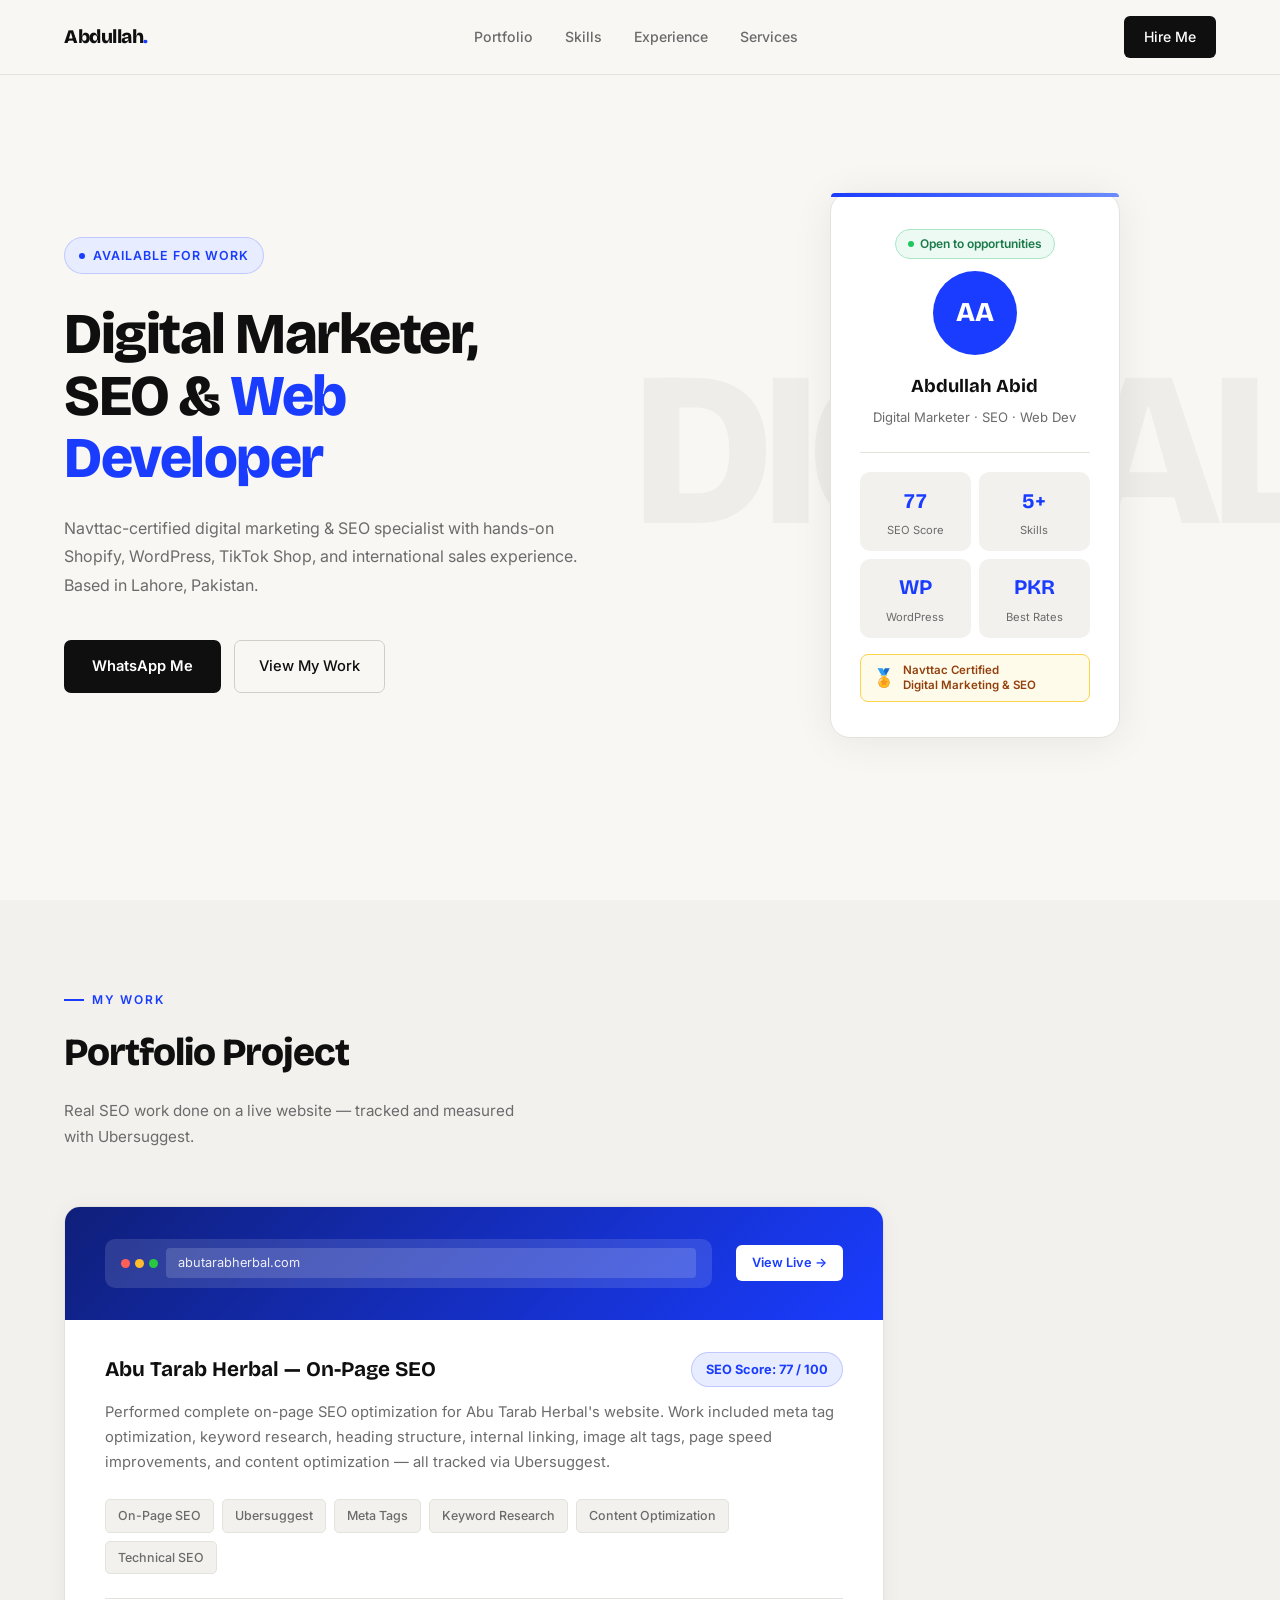
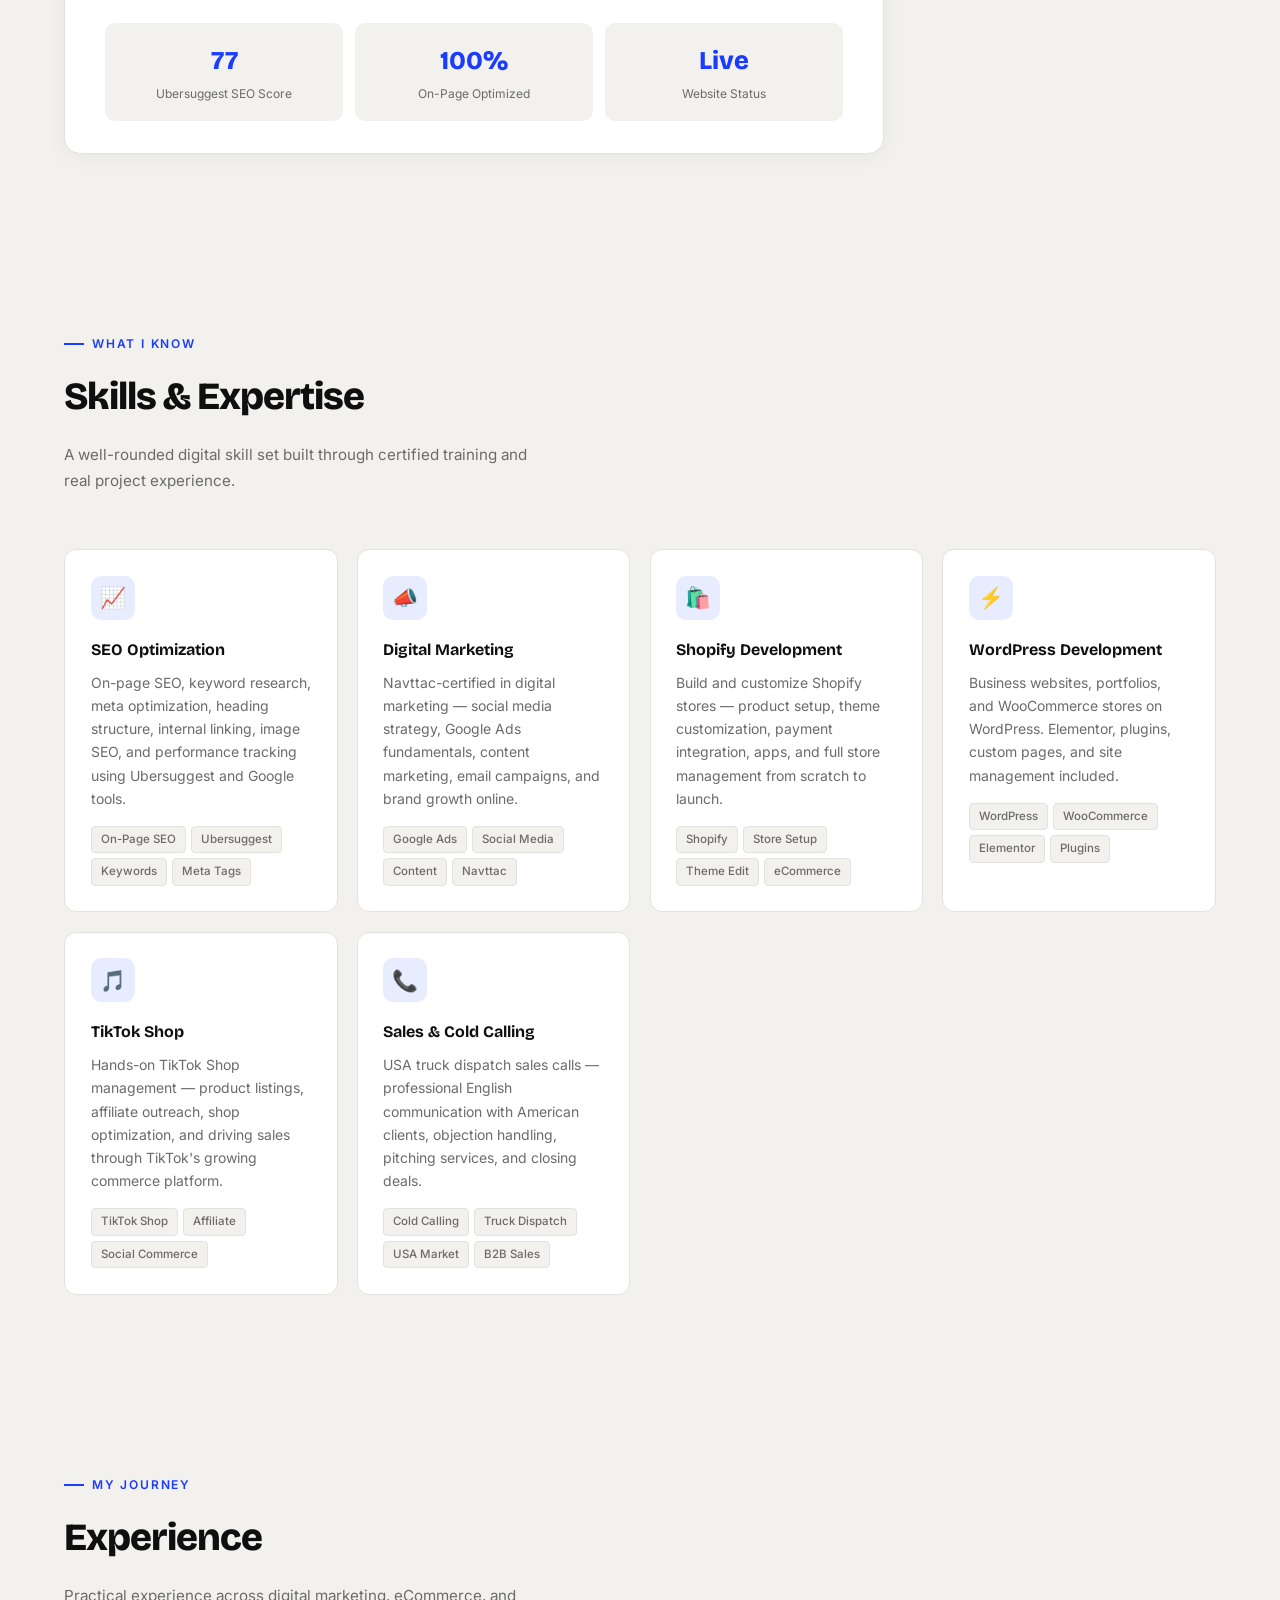
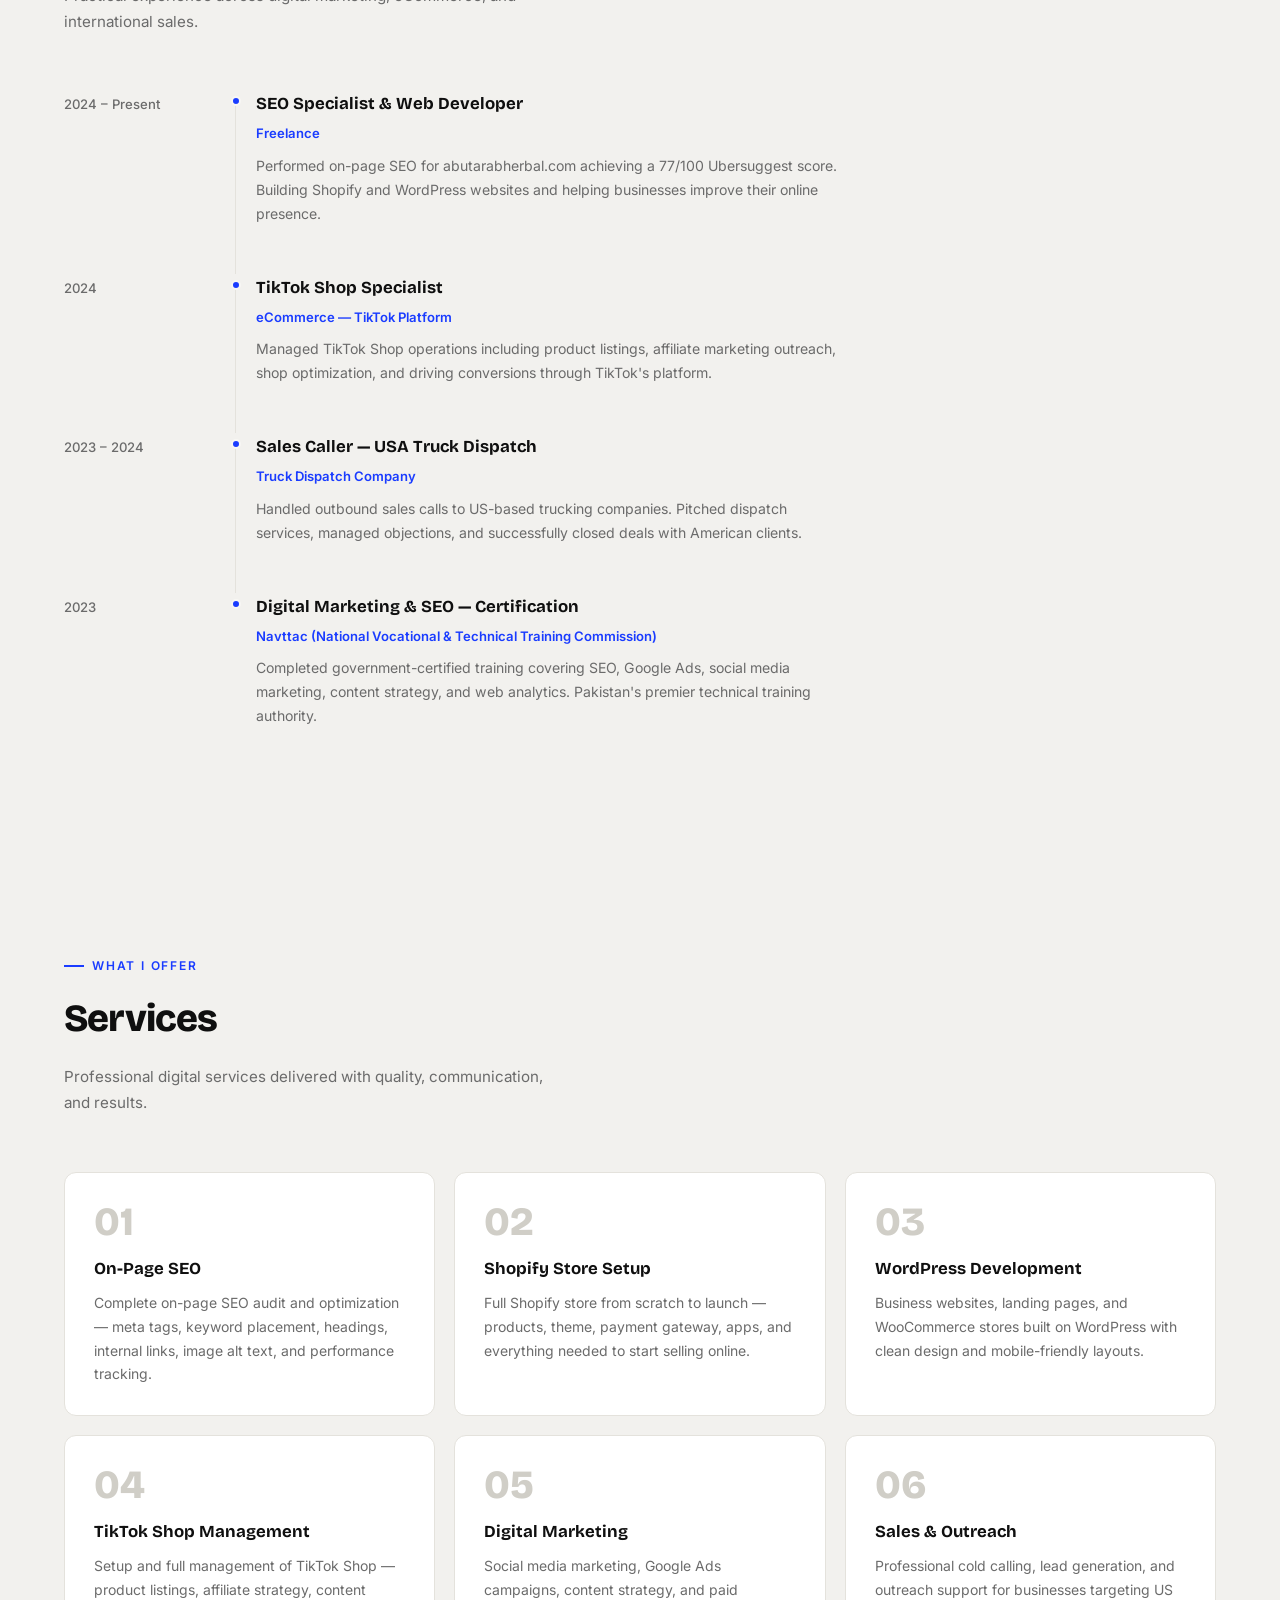
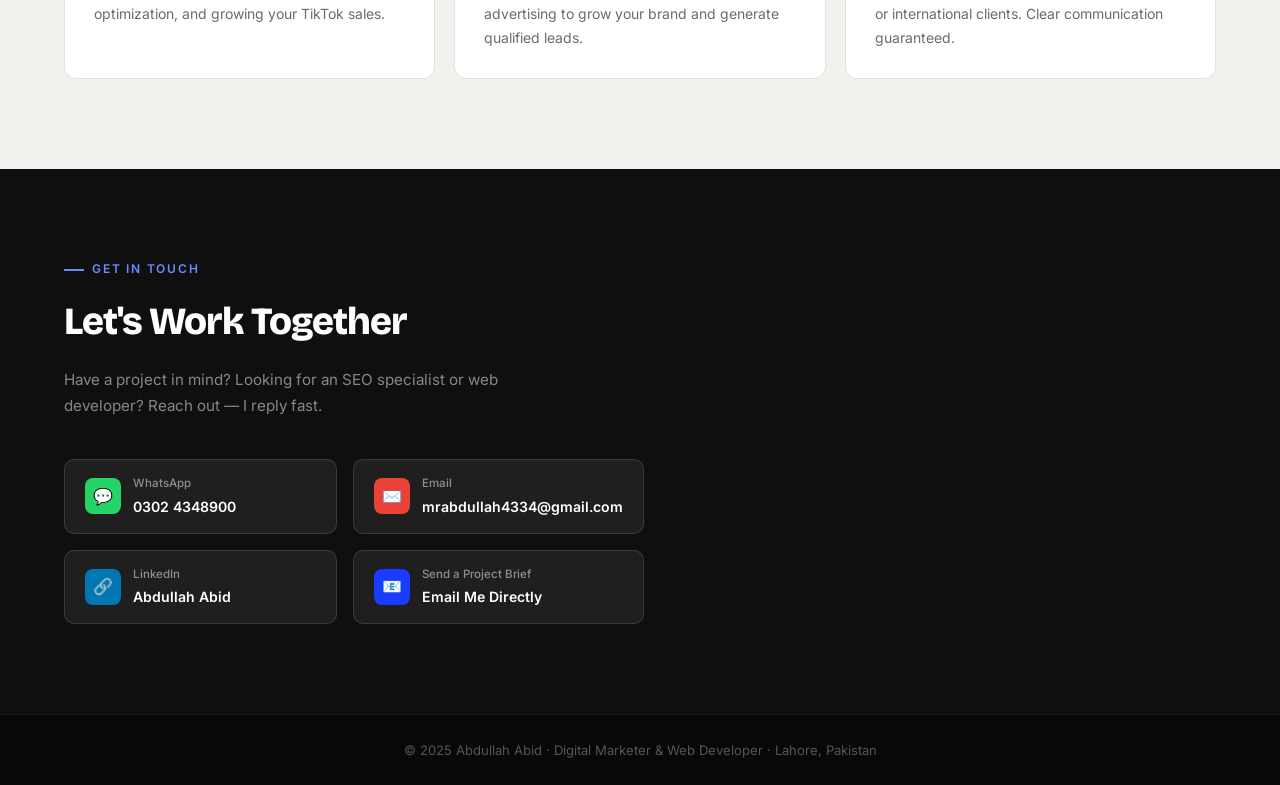
<file: Index.html>
<!DOCTYPE html>
<html lang="en">
<head>
<meta charset="UTF-8">
<meta name="viewport" content="width=device-width, initial-scale=1.0">
<title>Abdullah Abid | Digital Marketing & Web Development</title>
<link href="https://fonts.googleapis.com/css2?family=Bricolage+Grotesque:wght@400;500;600;700;800&family=Inter:wght@300;400;500&display=swap" rel="stylesheet">
<style>
  *, *::before, *::after { box-sizing: border-box; margin: 0; padding: 0; }

  :root {
    --bg: #f8f7f4;
    --surface: #ffffff;
    --surface2: #f2f1ee;
    --accent: #1a3cff;
    --accent-light: #e8ecff;
    --accent2: #ff4500;
    --text: #0f0f0f;
    --muted: #6b6b6b;
    --border: #e4e2dc;
    --border2: #d0cec7;
  }

  html { scroll-behavior: smooth; }

  body {
    background: var(--bg);
    color: var(--text);
    font-family: 'Inter', sans-serif;
    font-size: 16px;
    line-height: 1.7;
    overflow-x: hidden;
  }

  /* NAV */
  nav {
    position: fixed; top: 0; width: 100%; z-index: 100;
    display: flex; align-items: center; justify-content: space-between;
    padding: 1rem 5%;
    background: rgba(248,247,244,0.92);
    backdrop-filter: blur(16px);
    border-bottom: 1px solid var(--border);
  }
  .logo {
    font-family: 'Bricolage Grotesque', sans-serif;
    font-weight: 800;
    font-size: 1.2rem;
    color: var(--text);
    letter-spacing: -0.5px;
  }
  .logo span { color: var(--accent); }
  .nav-links { display: flex; gap: 2rem; list-style: none; }
  .nav-links a {
    color: var(--muted);
    text-decoration: none;
    font-size: 0.88rem;
    font-weight: 500;
    transition: color 0.2s;
  }
  .nav-links a:hover { color: var(--text); }
  .nav-cta {
    background: var(--text);
    color: #fff;
    font-weight: 500;
    padding: 9px 20px;
    border-radius: 6px;
    text-decoration: none;
    font-size: 0.88rem;
    transition: background 0.2s;
  }
  .nav-cta:hover { background: var(--accent); }

  /* HERO */
  .hero {
    min-height: 100vh;
    display: flex; align-items: center;
    padding: 110px 5% 80px;
    position: relative;
    overflow: hidden;
  }
  .hero-bg-text {
    position: absolute;
    right: -2%;
    top: 50%;
    transform: translateY(-50%);
    font-family: 'Bricolage Grotesque', sans-serif;
    font-size: clamp(120px, 18vw, 220px);
    font-weight: 800;
    color: rgba(0,0,0,0.04);
    letter-spacing: -8px;
    pointer-events: none;
    user-select: none;
    white-space: nowrap;
  }
  .hero-grid {
    display: grid;
    grid-template-columns: 1.1fr 0.9fr;
    align-items: center;
    gap: 5rem;
    width: 100%;
    max-width: 1200px;
    margin: auto;
    position: relative;
  }
  .hero-tag {
    display: inline-flex; align-items: center; gap: 8px;
    background: var(--accent-light);
    color: var(--accent);
    font-size: 0.78rem;
    font-weight: 600;
    letter-spacing: 0.08em;
    text-transform: uppercase;
    padding: 7px 14px;
    border-radius: 100px;
    margin-bottom: 1.8rem;
    border: 1px solid rgba(26,60,255,0.2);
  }
  .tag-dot { width: 6px; height: 6px; background: var(--accent); border-radius: 50%; animation: blink 2s infinite; }
  @keyframes blink { 0%,100%{opacity:1} 50%{opacity:0.3} }

  h1 {
    font-family: 'Bricolage Grotesque', sans-serif;
    font-size: clamp(2.6rem, 4.5vw, 4rem);
    font-weight: 800;
    line-height: 1.08;
    letter-spacing: -1.5px;
    margin-bottom: 1.5rem;
    color: var(--text);
  }
  h1 em { color: var(--accent); font-style: normal; }
  .hero-desc {
    color: var(--muted);
    font-size: 1rem;
    max-width: 520px;
    margin-bottom: 2.5rem;
    line-height: 1.8;
  }
  .cta-row { display: flex; gap: 0.8rem; flex-wrap: wrap; align-items: center; }
  .btn-primary {
    background: var(--text);
    color: #fff;
    font-weight: 600;
    padding: 14px 28px;
    border-radius: 7px;
    text-decoration: none;
    font-size: 0.92rem;
    transition: background 0.2s, transform 0.15s;
    display: inline-block;
  }
  .btn-primary:hover { background: var(--accent); transform: translateY(-1px); }
  .btn-outline {
    border: 1.5px solid var(--border2);
    color: var(--text);
    padding: 13px 24px;
    border-radius: 7px;
    text-decoration: none;
    font-size: 0.92rem;
    transition: border-color 0.2s, background 0.2s;
    display: inline-block;
    font-weight: 500;
  }
  .btn-outline:hover { border-color: var(--text); background: var(--surface2); }

  /* PROFILE CARD */
  .hero-visual { display: flex; justify-content: center; }
  .profile-card {
    background: var(--surface);
    border: 1px solid var(--border);
    border-radius: 20px;
    padding: 2.2rem 1.8rem;
    text-align: center;
    width: 290px;
    box-shadow: 0 4px 40px rgba(0,0,0,0.07);
    position: relative;
  }
  .profile-top-bar {
    position: absolute; top: 0; left: 0; right: 0; height: 4px;
    background: linear-gradient(90deg, var(--accent), #6b8cff);
    border-radius: 20px 20px 0 0;
  }
  .avatar {
    width: 84px; height: 84px;
    border-radius: 50%;
    background: var(--accent);
    display: flex; align-items: center; justify-content: center;
    font-family: 'Bricolage Grotesque', sans-serif;
    font-size: 1.7rem;
    font-weight: 800;
    color: #fff;
    margin: 0 auto 1rem;
  }
  .avail-pill {
    display: inline-flex; align-items: center; gap: 6px;
    background: #edfaf3;
    border: 1px solid #a8e6c6;
    color: #1a7a4a;
    font-size: 0.75rem;
    font-weight: 600;
    padding: 4px 12px;
    border-radius: 100px;
    margin-bottom: 0.7rem;
  }
  .avail-dot { width: 6px; height: 6px; background: #22c55e; border-radius: 50%; animation: blink 2s infinite; }
  .card-name {
    font-family: 'Bricolage Grotesque', sans-serif;
    font-size: 1.15rem;
    font-weight: 700;
    margin-bottom: 0.25rem;
    color: var(--text);
  }
  .card-role { color: var(--muted); font-size: 0.82rem; margin-bottom: 1.5rem; }
  .card-divider { border: none; border-top: 1px solid var(--border); margin: 0 0 1.2rem; }
  .card-stats { display: grid; grid-template-columns: 1fr 1fr; gap: 8px; }
  .stat-box {
    background: var(--surface2);
    border-radius: 10px;
    padding: 0.7rem 0.5rem;
  }
  .stat-num {
    font-family: 'Bricolage Grotesque', sans-serif;
    font-size: 1.3rem;
    font-weight: 700;
    color: var(--accent);
  }
  .stat-lbl { font-size: 0.7rem; color: var(--muted); margin-top: 2px; }
  .cert-badge {
    display: flex; align-items: center; gap: 8px;
    background: #fffbeb;
    border: 1px solid #fcd34d;
    border-radius: 8px;
    padding: 8px 12px;
    margin-top: 1rem;
    text-align: left;
  }
  .cert-badge .badge-icon { font-size: 1.1rem; }
  .cert-badge .badge-text { font-size: 0.72rem; color: #92400e; font-weight: 600; line-height: 1.3; }

  /* SECTIONS */
  section { padding: 90px 5%; }
  .section-inner { max-width: 1200px; margin: auto; }
  .section-label {
    font-size: 0.75rem;
    font-weight: 600;
    letter-spacing: 0.15em;
    text-transform: uppercase;
    color: var(--accent);
    margin-bottom: 0.6rem;
    display: flex; align-items: center; gap: 8px;
  }
  .section-label::before {
    content: '';
    width: 20px; height: 2px;
    background: var(--accent);
    display: inline-block;
  }
  h2 {
    font-family: 'Bricolage Grotesque', sans-serif;
    font-size: clamp(1.8rem, 3vw, 2.6rem);
    font-weight: 800;
    letter-spacing: -1px;
    margin-bottom: 0.8rem;
    color: var(--text);
  }
  .section-sub { color: var(--muted); max-width: 480px; margin-bottom: 3.5rem; font-size: 0.95rem; }

  /* PORTFOLIO PROJECT */
  #portfolio { background: var(--surface2); }
  .project-card {
    background: var(--surface);
    border: 1px solid var(--border);
    border-radius: 16px;
    overflow: hidden;
    max-width: 820px;
    box-shadow: 0 2px 20px rgba(0,0,0,0.05);
  }
  .project-header {
    background: linear-gradient(135deg, #0f1f7a 0%, #1a3cff 100%);
    padding: 2rem 2.5rem;
    display: flex; align-items: center; gap: 1.5rem;
  }
  .project-browser {
    background: rgba(255,255,255,0.12);
    border-radius: 10px;
    padding: 0.6rem 1rem;
    display: flex; align-items: center; gap: 8px;
    flex: 1;
  }
  .browser-dots { display: flex; gap: 5px; }
  .bd { width: 9px; height: 9px; border-radius: 50%; }
  .bd1 { background: #ff5f57; }
  .bd2 { background: #febc2e; }
  .bd3 { background: #28c840; }
  .browser-url {
    background: rgba(255,255,255,0.15);
    color: rgba(255,255,255,0.9);
    font-size: 0.8rem;
    padding: 4px 12px;
    border-radius: 4px;
    font-family: 'Inter', monospace;
    flex: 1;
  }
  .project-live-btn {
    background: #fff;
    color: var(--accent);
    font-size: 0.8rem;
    font-weight: 600;
    padding: 7px 16px;
    border-radius: 6px;
    text-decoration: none;
    transition: background 0.2s;
    white-space: nowrap;
  }
  .project-live-btn:hover { background: var(--accent-light); }
  .project-body { padding: 2rem 2.5rem; }
  .project-title-row {
    display: flex; align-items: flex-start;
    justify-content: space-between; gap: 1rem;
    margin-bottom: 0.8rem;
    flex-wrap: wrap;
  }
  .project-title {
    font-family: 'Bricolage Grotesque', sans-serif;
    font-size: 1.3rem;
    font-weight: 700;
    color: var(--text);
  }
  .seo-score {
    background: var(--accent-light);
    border: 1px solid rgba(26,60,255,0.2);
    color: var(--accent);
    font-size: 0.8rem;
    font-weight: 700;
    padding: 6px 14px;
    border-radius: 100px;
    white-space: nowrap;
  }
  .project-desc { color: var(--muted); font-size: 0.92rem; margin-bottom: 1.5rem; }
  .project-tags { display: flex; flex-wrap: wrap; gap: 8px; margin-bottom: 1.5rem; }
  .ptag {
    background: var(--surface2);
    border: 1px solid var(--border);
    color: var(--muted);
    font-size: 0.78rem;
    font-weight: 500;
    padding: 5px 12px;
    border-radius: 5px;
  }
  .project-metrics {
    display: grid; grid-template-columns: repeat(3, 1fr);
    gap: 12px;
    border-top: 1px solid var(--border);
    padding-top: 1.5rem;
  }
  .metric {
    text-align: center;
    padding: 1rem;
    background: var(--surface2);
    border-radius: 10px;
  }
  .metric-val {
    font-family: 'Bricolage Grotesque', sans-serif;
    font-size: 1.6rem;
    font-weight: 800;
    color: var(--accent);
  }
  .metric-lbl { font-size: 0.75rem; color: var(--muted); margin-top: 2px; }

  /* SKILLS */
  .skills-grid {
    display: grid;
    grid-template-columns: repeat(auto-fit, minmax(250px, 1fr));
    gap: 1.2rem;
  }
  .skill-card {
    background: var(--surface);
    border: 1px solid var(--border);
    border-radius: 12px;
    padding: 1.6rem;
    transition: border-color 0.2s, box-shadow 0.2s, transform 0.2s;
  }
  .skill-card:hover {
    border-color: var(--accent);
    box-shadow: 0 4px 20px rgba(26,60,255,0.08);
    transform: translateY(-3px);
  }
  .skill-icon-box {
    width: 44px; height: 44px;
    background: var(--accent-light);
    border-radius: 10px;
    display: flex; align-items: center; justify-content: center;
    font-size: 1.3rem;
    margin-bottom: 1rem;
  }
  .skill-card h3 {
    font-family: 'Bricolage Grotesque', sans-serif;
    font-size: 1rem;
    font-weight: 700;
    margin-bottom: 0.5rem;
    color: var(--text);
  }
  .skill-card p { color: var(--muted); font-size: 0.875rem; line-height: 1.65; }
  .skill-tags { display: flex; flex-wrap: wrap; gap: 5px; margin-top: 1rem; }
  .tag {
    background: var(--surface2);
    border: 1px solid var(--border);
    color: var(--muted);
    font-size: 0.72rem;
    font-weight: 500;
    padding: 3px 9px;
    border-radius: 4px;
  }

  /* EXPERIENCE */
  #experience { background: var(--surface2); }
  .timeline { max-width: 780px; }
  .tl-item {
    display: grid;
    grid-template-columns: 160px 1fr;
    gap: 2rem;
    padding-bottom: 3rem;
    position: relative;
  }
  .tl-item::after {
    content: '';
    position: absolute;
    left: 171px; top: 10px; bottom: 0;
    width: 1px; background: var(--border);
  }
  .tl-item:last-child::after { display: none; }
  .tl-time { color: var(--muted); font-size: 0.82rem; font-weight: 500; padding-top: 3px; }
  .tl-dot {
    position: absolute; left: 167px; top: 6px;
    width: 10px; height: 10px;
    background: var(--accent); border-radius: 50%;
    border: 2px solid var(--bg);
    z-index: 1;
  }
  .tl-body h3 {
    font-family: 'Bricolage Grotesque', sans-serif;
    font-size: 1.05rem;
    font-weight: 700;
    margin-bottom: 0.2rem;
    color: var(--text);
  }
  .tl-co { color: var(--accent); font-size: 0.82rem; font-weight: 600; margin-bottom: 0.6rem; }
  .tl-body p { color: var(--muted); font-size: 0.88rem; }

  /* SERVICES */
  .services-grid {
    display: grid;
    grid-template-columns: repeat(auto-fit, minmax(280px, 1fr));
    gap: 1.2rem;
  }
  .svc-card {
    background: var(--surface);
    border: 1px solid var(--border);
    border-radius: 12px;
    padding: 1.8rem;
    transition: border-color 0.2s, transform 0.2s;
  }
  .svc-card:hover { border-color: var(--accent); transform: translateY(-3px); }
  .svc-num {
    font-family: 'Bricolage Grotesque', sans-serif;
    font-size: 2.5rem;
    font-weight: 800;
    color: var(--border2);
    line-height: 1;
    margin-bottom: 0.8rem;
  }
  .svc-card h3 {
    font-family: 'Bricolage Grotesque', sans-serif;
    font-size: 1.05rem;
    font-weight: 700;
    margin-bottom: 0.5rem;
    color: var(--text);
  }
  .svc-card p { color: var(--muted); font-size: 0.875rem; }

  /* CONTACT */
  #contact { background: var(--text); }
  #contact .section-label { color: #6b8cff; }
  #contact .section-label::before { background: #6b8cff; }
  #contact h2 { color: #fff; }
  .contact-sub { color: rgba(255,255,255,0.5); max-width: 480px; margin-bottom: 2.5rem; font-size: 0.95rem; }
  .contact-grid {
    display: grid; grid-template-columns: 1fr 1fr;
    gap: 1rem; max-width: 580px;
  }
  .contact-btn {
    display: flex; align-items: center; gap: 12px;
    background: rgba(255,255,255,0.07);
    border: 1px solid rgba(255,255,255,0.12);
    color: #fff;
    padding: 14px 20px;
    border-radius: 10px;
    text-decoration: none;
    font-size: 0.9rem;
    font-weight: 500;
    transition: background 0.2s, border-color 0.2s;
  }
  .contact-btn:hover { background: rgba(255,255,255,0.12); border-color: rgba(255,255,255,0.25); }
  .cbtn-icon {
    width: 36px; height: 36px;
    border-radius: 8px;
    display: flex; align-items: center; justify-content: center;
    font-size: 1rem;
    flex-shrink: 0;
  }
  .cbtn-label { font-size: 0.72rem; color: rgba(255,255,255,0.5); margin-bottom: 1px; }
  .cbtn-val { font-size: 0.88rem; font-weight: 600; }

  /* FOOTER */
  footer {
    background: #080808;
    padding: 1.5rem 5%;
    text-align: center;
    color: #555;
    font-size: 0.82rem;
    border-top: 1px solid #1a1a1a;
  }

  @media (max-width: 768px) {
    .hero-grid, .contact-grid { grid-template-columns: 1fr; }
    .hero-visual { display: none; }
    .tl-item { grid-template-columns: 1fr; }
    .tl-item::after, .tl-dot { display: none; }
    nav .nav-links { display: none; }
    .project-header { flex-direction: column; align-items: flex-start; }
    .project-metrics { grid-template-columns: 1fr 1fr; }
  }

  @keyframes fadeUp { from { opacity: 0; transform: translateY(24px); } to { opacity: 1; transform: translateY(0); } }
  .hero-content > * { animation: fadeUp 0.65s cubic-bezier(.22,1,.36,1) both; }
  .hero-content > *:nth-child(1) { animation-delay: 0.05s; }
  .hero-content > *:nth-child(2) { animation-delay: 0.15s; }
  .hero-content > *:nth-child(3) { animation-delay: 0.25s; }
  .hero-content > *:nth-child(4) { animation-delay: 0.35s; }
</style>
</head>
<body>

<nav>
  <div class="logo">Abdullah<span>.</span></div>
  <ul class="nav-links">
    <li><a href="#portfolio">Portfolio</a></li>
    <li><a href="#skills">Skills</a></li>
    <li><a href="#experience">Experience</a></li>
    <li><a href="#services">Services</a></li>
  </ul>
  <a href="https://wa.me/923024348900" target="_blank" class="nav-cta">Hire Me</a>
</nav>

<!-- HERO -->
<section class="hero">
  <div class="hero-bg-text">DIGITAL</div>
  <div class="hero-grid">
    <div class="hero-content">
      <div class="hero-tag"><span class="tag-dot"></span> Available for Work</div>
      <h1>Digital Marketer,<br>SEO & <em>Web</em><br><em>Developer</em></h1>
      <p class="hero-desc">Navttac-certified digital marketing & SEO specialist with hands-on Shopify, WordPress, TikTok Shop, and international sales experience. Based in Lahore, Pakistan.</p>
      <div class="cta-row">
        <a href="https://wa.me/923024348900" target="_blank" class="btn-primary">WhatsApp Me</a>
        <a href="#portfolio" class="btn-outline">View My Work</a>
      </div>
    </div>
    <div class="hero-visual">
      <div class="profile-card">
        <div class="profile-top-bar"></div>
        <div class="avail-pill"><span class="avail-dot"></span> Open to opportunities</div>
        <div class="avatar">AA</div>
        <div class="card-name">Abdullah Abid</div>
        <div class="card-role">Digital Marketer · SEO · Web Dev</div>
        <hr class="card-divider">
        <div class="card-stats">
          <div class="stat-box">
            <div class="stat-num">77</div>
            <div class="stat-lbl">SEO Score</div>
          </div>
          <div class="stat-box">
            <div class="stat-num">5+</div>
            <div class="stat-lbl">Skills</div>
          </div>
          <div class="stat-box">
            <div class="stat-num">WP</div>
            <div class="stat-lbl">WordPress</div>
          </div>
          <div class="stat-box">
            <div class="stat-num">PKR</div>
            <div class="stat-lbl">Best Rates</div>
          </div>
        </div>
        <div class="cert-badge">
          <span class="badge-icon">🏅</span>
          <div class="badge-text">Navttac Certified<br>Digital Marketing & SEO</div>
        </div>
      </div>
    </div>
  </div>
</section>

<!-- PORTFOLIO -->
<section id="portfolio">
  <div class="section-inner">
    <p class="section-label">My Work</p>
    <h2>Portfolio Project</h2>
    <p class="section-sub">Real SEO work done on a live website — tracked and measured with Ubersuggest.</p>

    <div class="project-card">
      <div class="project-header">
        <div class="project-browser">
          <div class="browser-dots">
            <div class="bd bd1"></div>
            <div class="bd bd2"></div>
            <div class="bd bd3"></div>
          </div>
          <div class="browser-url">abutarabherbal.com</div>
        </div>
        <a href="https://abutarabherbal.com" target="_blank" class="project-live-btn">View Live →</a>
      </div>
      <div class="project-body">
        <div class="project-title-row">
          <div class="project-title">Abu Tarab Herbal — On-Page SEO</div>
          <div class="seo-score">SEO Score: 77 / 100</div>
        </div>
        <p class="project-desc">Performed complete on-page SEO optimization for Abu Tarab Herbal's website. Work included meta tag optimization, keyword research, heading structure, internal linking, image alt tags, page speed improvements, and content optimization — all tracked via Ubersuggest.</p>
        <div class="project-tags">
          <span class="ptag">On-Page SEO</span>
          <span class="ptag">Ubersuggest</span>
          <span class="ptag">Meta Tags</span>
          <span class="ptag">Keyword Research</span>
          <span class="ptag">Content Optimization</span>
          <span class="ptag">Technical SEO</span>
        </div>
        <div class="project-metrics">
          <div class="metric">
            <div class="metric-val">77</div>
            <div class="metric-lbl">Ubersuggest SEO Score</div>
          </div>
          <div class="metric">
            <div class="metric-val">100%</div>
            <div class="metric-lbl">On-Page Optimized</div>
          </div>
          <div class="metric">
            <div class="metric-val">Live</div>
            <div class="metric-lbl">Website Status</div>
          </div>
        </div>
      </div>
    </div>
  </div>
</section>

<!-- SKILLS -->
<section id="skills" style="background: var(--surface2);">
  <div class="section-inner">
    <p class="section-label">What I Know</p>
    <h2>Skills & Expertise</h2>
    <p class="section-sub">A well-rounded digital skill set built through certified training and real project experience.</p>
    <div class="skills-grid">
      <div class="skill-card">
        <div class="skill-icon-box">📈</div>
        <h3>SEO Optimization</h3>
        <p>On-page SEO, keyword research, meta optimization, heading structure, internal linking, image SEO, and performance tracking using Ubersuggest and Google tools.</p>
        <div class="skill-tags">
          <span class="tag">On-Page SEO</span><span class="tag">Ubersuggest</span><span class="tag">Keywords</span><span class="tag">Meta Tags</span>
        </div>
      </div>
      <div class="skill-card">
        <div class="skill-icon-box">📣</div>
        <h3>Digital Marketing</h3>
        <p>Navttac-certified in digital marketing — social media strategy, Google Ads fundamentals, content marketing, email campaigns, and brand growth online.</p>
        <div class="skill-tags">
          <span class="tag">Google Ads</span><span class="tag">Social Media</span><span class="tag">Content</span><span class="tag">Navttac</span>
        </div>
      </div>
      <div class="skill-card">
        <div class="skill-icon-box">🛍️</div>
        <h3>Shopify Development</h3>
        <p>Build and customize Shopify stores — product setup, theme customization, payment integration, apps, and full store management from scratch to launch.</p>
        <div class="skill-tags">
          <span class="tag">Shopify</span><span class="tag">Store Setup</span><span class="tag">Theme Edit</span><span class="tag">eCommerce</span>
        </div>
      </div>
      <div class="skill-card">
        <div class="skill-icon-box">⚡</div>
        <h3>WordPress Development</h3>
        <p>Business websites, portfolios, and WooCommerce stores on WordPress. Elementor, plugins, custom pages, and site management included.</p>
        <div class="skill-tags">
          <span class="tag">WordPress</span><span class="tag">WooCommerce</span><span class="tag">Elementor</span><span class="tag">Plugins</span>
        </div>
      </div>
      <div class="skill-card">
        <div class="skill-icon-box">🎵</div>
        <h3>TikTok Shop</h3>
        <p>Hands-on TikTok Shop management — product listings, affiliate outreach, shop optimization, and driving sales through TikTok's growing commerce platform.</p>
        <div class="skill-tags">
          <span class="tag">TikTok Shop</span><span class="tag">Affiliate</span><span class="tag">Social Commerce</span>
        </div>
      </div>
      <div class="skill-card">
        <div class="skill-icon-box">📞</div>
        <h3>Sales & Cold Calling</h3>
        <p>USA truck dispatch sales calls — professional English communication with American clients, objection handling, pitching services, and closing deals.</p>
        <div class="skill-tags">
          <span class="tag">Cold Calling</span><span class="tag">Truck Dispatch</span><span class="tag">USA Market</span><span class="tag">B2B Sales</span>
        </div>
      </div>
    </div>
  </div>
</section>

<!-- EXPERIENCE -->
<section id="experience">
  <div class="section-inner">
    <p class="section-label">My Journey</p>
    <h2>Experience</h2>
    <p class="section-sub">Practical experience across digital marketing, eCommerce, and international sales.</p>
    <div class="timeline">
      <div class="tl-item">
        <div class="tl-time">2024 – Present</div>
        <div class="tl-dot"></div>
        <div class="tl-body">
          <h3>SEO Specialist & Web Developer</h3>
          <div class="tl-co">Freelance</div>
          <p>Performed on-page SEO for abutarabherbal.com achieving a 77/100 Ubersuggest score. Building Shopify and WordPress websites and helping businesses improve their online presence.</p>
        </div>
      </div>
      <div class="tl-item">
        <div class="tl-time">2024</div>
        <div class="tl-dot"></div>
        <div class="tl-body">
          <h3>TikTok Shop Specialist</h3>
          <div class="tl-co">eCommerce — TikTok Platform</div>
          <p>Managed TikTok Shop operations including product listings, affiliate marketing outreach, shop optimization, and driving conversions through TikTok's platform.</p>
        </div>
      </div>
      <div class="tl-item">
        <div class="tl-time">2023 – 2024</div>
        <div class="tl-dot"></div>
        <div class="tl-body">
          <h3>Sales Caller — USA Truck Dispatch</h3>
          <div class="tl-co">Truck Dispatch Company</div>
          <p>Handled outbound sales calls to US-based trucking companies. Pitched dispatch services, managed objections, and successfully closed deals with American clients.</p>
        </div>
      </div>
      <div class="tl-item">
        <div class="tl-time">2023</div>
        <div class="tl-dot"></div>
        <div class="tl-body">
          <h3>Digital Marketing & SEO — Certification</h3>
          <div class="tl-co">Navttac (National Vocational & Technical Training Commission)</div>
          <p>Completed government-certified training covering SEO, Google Ads, social media marketing, content strategy, and web analytics. Pakistan's premier technical training authority.</p>
        </div>
      </div>
    </div>
  </div>
</section>

<!-- SERVICES -->
<section id="services" style="background: var(--surface2);">
  <div class="section-inner">
    <p class="section-label">What I Offer</p>
    <h2>Services</h2>
    <p class="section-sub">Professional digital services delivered with quality, communication, and results.</p>
    <div class="services-grid">
      <div class="svc-card">
        <div class="svc-num">01</div>
        <h3>On-Page SEO</h3>
        <p>Complete on-page SEO audit and optimization — meta tags, keyword placement, headings, internal links, image alt text, and performance tracking.</p>
      </div>
      <div class="svc-card">
        <div class="svc-num">02</div>
        <h3>Shopify Store Setup</h3>
        <p>Full Shopify store from scratch to launch — products, theme, payment gateway, apps, and everything needed to start selling online.</p>
      </div>
      <div class="svc-card">
        <div class="svc-num">03</div>
        <h3>WordPress Development</h3>
        <p>Business websites, landing pages, and WooCommerce stores built on WordPress with clean design and mobile-friendly layouts.</p>
      </div>
      <div class="svc-card">
        <div class="svc-num">04</div>
        <h3>TikTok Shop Management</h3>
        <p>Setup and full management of TikTok Shop — product listings, affiliate strategy, content optimization, and growing your TikTok sales.</p>
      </div>
      <div class="svc-card">
        <div class="svc-num">05</div>
        <h3>Digital Marketing</h3>
        <p>Social media marketing, Google Ads campaigns, content strategy, and paid advertising to grow your brand and generate qualified leads.</p>
      </div>
      <div class="svc-card">
        <div class="svc-num">06</div>
        <h3>Sales & Outreach</h3>
        <p>Professional cold calling, lead generation, and outreach support for businesses targeting US or international clients. Clear communication guaranteed.</p>
      </div>
    </div>
  </div>
</section>

<!-- CONTACT -->
<section id="contact">
  <div class="section-inner">
    <p class="section-label">Get In Touch</p>
    <h2 style="color:#fff;">Let's Work Together</h2>
    <p class="contact-sub">Have a project in mind? Looking for an SEO specialist or web developer? Reach out — I reply fast.</p>
    <div class="contact-grid">
      <a href="https://wa.me/923024348900" target="_blank" class="contact-btn">
        <div class="cbtn-icon" style="background:#25d366;">💬</div>
        <div>
          <div class="cbtn-label">WhatsApp</div>
          <div class="cbtn-val">0302 4348900</div>
        </div>
      </a>
      <a href="mailto:mrabdullah4334@gmail.com" class="contact-btn">
        <div class="cbtn-icon" style="background:#ea4335;">✉️</div>
        <div>
          <div class="cbtn-label">Email</div>
          <div class="cbtn-val">mrabdullah4334@gmail.com</div>
        </div>
      </a>
      <a href="https://www.linkedin.com/in/abdullah-abid-63303225b" target="_blank" class="contact-btn">
        <div class="cbtn-icon" style="background:#0077b5;">🔗</div>
        <div>
          <div class="cbtn-label">LinkedIn</div>
          <div class="cbtn-val">Abdullah Abid</div>
        </div>
      </a>
      <a href="mailto:mrabdullah4334@gmail.com" class="contact-btn">
        <div class="cbtn-icon" style="background:#1a3cff;">📧</div>
        <div>
          <div class="cbtn-label">Send a Project Brief</div>
          <div class="cbtn-val">Email Me Directly</div>
        </div>
      </a>
    </div>
  </div>
</section>

<footer>
  <p>© 2025 Abdullah Abid · Digital Marketer & Web Developer · Lahore, Pakistan</p>
</footer>

</body>
</html>
</file>
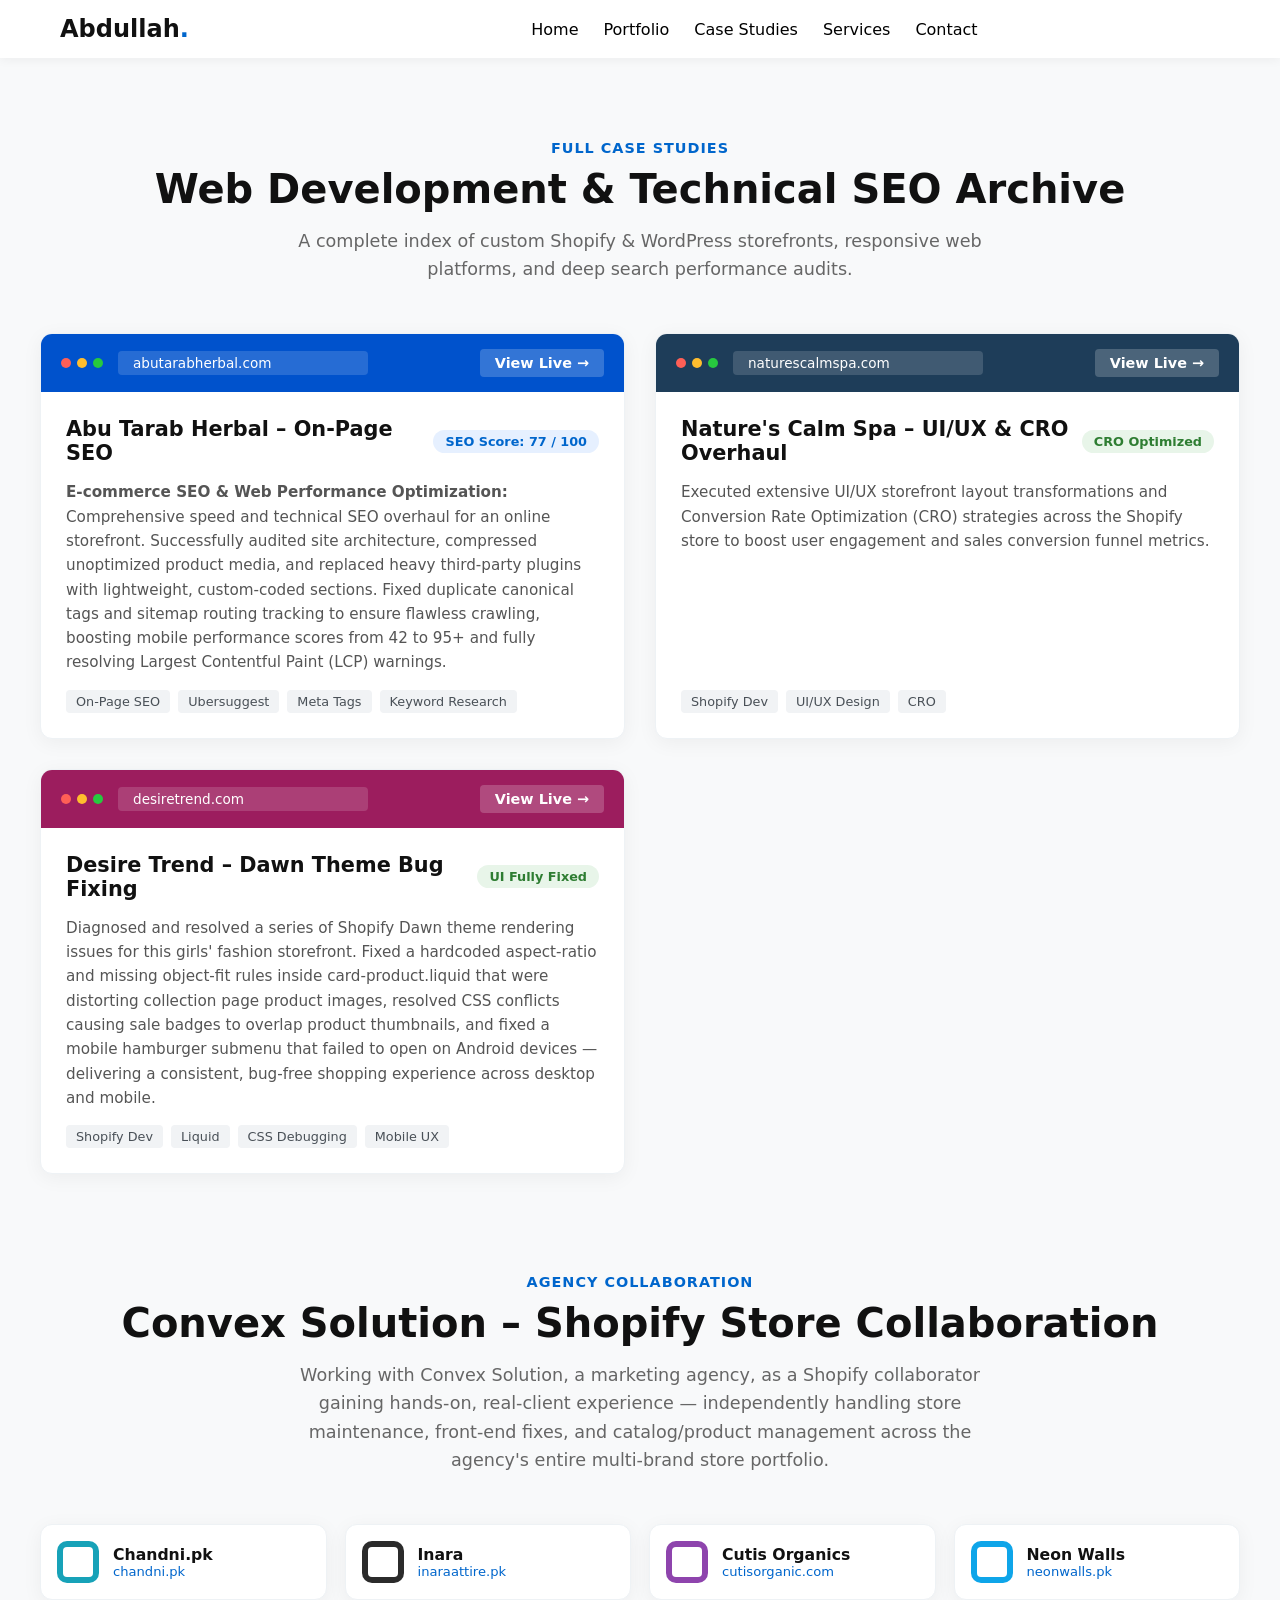
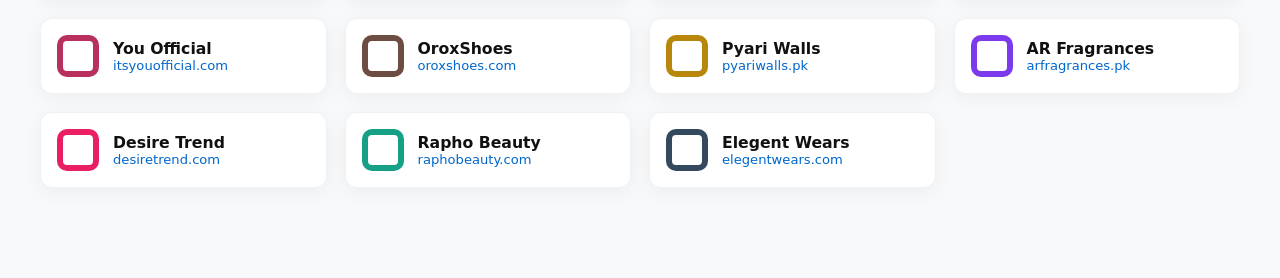
<file: portfolio/index.html>
<!DOCTYPE html>
<html lang="en">
<head>
    <meta charset="UTF-8">
     <link rel="icon" type="image/png" href="/logo.webp">
    <meta name="viewport" content="width=device-width, initial-scale=1.0">
    <link href="https://fonts.googleapis.com/css2?family=Inter:wght@400;500;700&display=swap" rel="stylesheet">
    <title>Case Studies & Projects | Abdullah Abid</title>
    
    <style>
        * {
            box-sizing: border-box;
            margin: 0;
            padding: 0;
            font-family: system-ui, -apple-system, BlinkMacSystemFont, 'Segoe UI', Roboto, Oxygen, Ubuntu, Cantarell, sans-serif;
        }
        body {
            background-color: #f8f9fa;
            color: #333;
        }
        /* Header & Nav Layout Settings */
        .header {
            position: fixed;
            top: 0;
            left: 0;
            width: 100%;
            background: #ffffff;
            box-shadow: 0 2px 10px rgba(0,0,0,0.05);
            z-index: 1000;
            padding: 15px 0;
        }
        .nav-container {
            max-width: 1200px;
            margin: 0 auto;
            display: flex;
            justify-content: space-between;
            align-items: center;
            padding: 0 20px;
            gap: 100px;
        }
        .logo {
            font-size: 24px;
            font-weight: 700;
            color: #111;
        }
        .logo span {
            color: #0066cc;
        }
        .nav-links {
            display: flex;
            list-style: none;
            gap: 25px;
            margin: 0 auto; 
}
      .nav-links li a {
    color: #000000 !important;
    text-decoration: none !important;      
}

.nav-links li a:hover {
    color: #000000 !important;
    text-decoration: none !important;
}
        /* Grid Layout System */
        .portfolio-section {
            padding: 140px 20px 80px 20px;
        }
        .section-inner {
            max-width: 1200px;
            margin: 0 auto;
        }
        .section-label {
            text-align: center;
            color: #0066cc;
            font-weight: bold;
            text-transform: uppercase;
            letter-spacing: 1px;
            margin-bottom: 10px;
            font-size: 0.9rem;
        }
        .section-title {
            text-align: center;
            font-size: 2.5rem;
            color: #111111;
            margin-bottom: 15px;
            font-weight: 800;
        }
        .section-sub {
            text-align: center;
            max-width: 700px;
            margin: 0 auto 50px auto;
            color: #666666;
            font-size: 1.1rem;
            line-height: 1.6;
        }
        .portfolio-row-container {
            display: grid;
            grid-template-columns: repeat(auto-fit, minmax(450px, 1fr));
            gap: 30px;
            width: 100%;
        }
        @media (max-width: 768px) {
            .portfolio-row-container {
                grid-template-columns: 1fr;
            }
        }
        /* Card Structure & Styling */
        .project-card {
            background: #ffffff;
            border-radius: 12px;
            box-shadow: 0 4px 20px rgba(0,0,0,0.05);
            overflow: hidden;
            border: 1px solid #eef2f5;
            display: flex;
            flex-direction: column;
        }
        .project-header {
            background: #0052cc;
            padding: 15px 20px;
            display: flex;
            justify-content: space-between;
            align-items: center;
        }
        .project-browser {
            display: flex;
            align-items: center;
            gap: 15px;
            flex-grow: 1;
        }
        .browser-dots {
            display: flex;
            gap: 6px;
        }
        .bd {
            width: 10px;
            height: 10px;
            border-radius: 50%;
            background: rgba(255,255,255,0.3);
        }
        .bd1 { background: #ff5f56; }
        .bd2 { background: #ffbd2e; }
        .bd3 { background: #27c93f; }
        .browser-url {
            background: rgba(255,255,255,0.15);
            color: #ffffff;
            padding: 4px 15px;
            border-radius: 4px;
            font-size: 0.85rem;
            width: 60%;
            max-width: 250px;
        }
        .project-live-btn {
            color: #ffffff;
            text-decoration: none;
            font-size: 0.9rem;
            font-weight: bold;
            background: rgba(255,255,255,0.2);
            padding: 6px 15px;
            border-radius: 4px;
            transition: background 0.3s;
        }
        .project-live-btn:hover {
            background: rgba(255,255,255,0.3);
        }
        .project-body {
            padding: 25px;
            display: flex;
            flex-direction: column;
            gap: 15px;
            flex-grow: 1;
        }
        .project-title-row {
            display: flex;
            justify-content: space-between;
            align-items: center;
            gap: 10px;
        }
        .project-title {
            font-size: 1.3rem;
            font-weight: 700;
            color: #111;
        }
        .seo-score {
            background: #e6f0ff;
            color: #0066cc;
            padding: 4px 12px;
            border-radius: 20px;
            font-size: 0.8rem;
            font-weight: bold;
            white-space: nowrap;
        }
        .project-desc {
            color: #555;
            font-size: 0.95rem;
            line-height: 1.6;
        }
        .project-tags {
            display: flex;
            flex-wrap: wrap;
            gap: 8px;
            margin-top: auto;
        }
        .ptag {
            background: #f1f3f5;
            color: #495057;
            padding: 4px 10px;
            border-radius: 4px;
            font-size: 0.8rem;
            font-weight: 500;
        }
        /* Convex Solution Collaboration Section */
        .flowtech-section {
            padding: 20px 20px 90px 20px;
        }
        .store-grid {
            display: grid;
            grid-template-columns: repeat(auto-fit, minmax(230px, 1fr));
            gap: 18px;
        }
        .store-chip {
            background: #ffffff;
            border: 1px solid #eef2f5;
            border-radius: 12px;
            box-shadow: 0 4px 20px rgba(0,0,0,0.05);
            padding: 16px;
            display: flex;
            align-items: center;
            gap: 14px;
            text-decoration: none;
            transition: transform 0.2s, box-shadow 0.2s;
        }
        .store-chip:hover {
            transform: translateY(-3px);
            box-shadow: 0 8px 24px rgba(0,0,0,0.08);
        }
        .store-avatar {
            width: 42px;
            height: 42px;
            border-radius: 10px;
            display: flex;
            align-items: center;
            justify-content: center;
            color: #ffffff;
            font-weight: 700;
            font-size: 0.85rem;
            flex-shrink: 0;
            overflow: hidden;
            padding: 6px;
        }
        .store-avatar img {
            width: 100%;
            height: 100%;
            object-fit: contain;
            border-radius: 4px;
            background: #ffffff;
        }
        .store-info {
            min-width: 0;
        }
        .store-name {
            font-weight: 700;
            font-size: 0.98rem;
            color: #111;
        }
        .store-url {
            font-size: 0.82rem;
            color: #0066cc;
            white-space: nowrap;
            overflow: hidden;
            text-overflow: ellipsis;
        }
    </style>
</head>
<body>

    <header class="header">
        <nav class="nav-container">
            <div class="logo">Abdullah<span>.</span></div>
          <ul class="nav-links">
        <li><a href="/">Home</a></li>
        <li><a href="/portfolio/" class="active">Portfolio</a></li>
        <li><a href="/case-studies">Case Studies</a></li>
        <li><a href="/services">Services</a></li>
        <li><a href="/contact">Contact</a></li>
    </ul>
        </nav>
    </header>

    <section class="portfolio-section">
        <div class="section-inner">
          <p class="section-label">Full Case Studies</p>
            <h1 class="section-title">Web Development & Technical SEO Archive</h1>
            <p class="section-sub">A complete index of custom Shopify & WordPress storefronts, responsive web platforms, and deep search performance audits.</p>
            
            <div class="portfolio-row-container">
                
                <div class="project-card">
                    <div class="project-header">
                        <div class="project-browser">
                            <div class="browser-dots"><div class="bd bd1"></div><div class="bd bd2"></div><div class="bd bd3"></div></div>
                            <div class="browser-url">abutarabherbal.com</div>
                        </div>
                        <a href="https://abutarabherbal.com" target="_blank" class="project-live-btn">View Live &rarr;</a>
                    </div>
                    <div class="project-body">
                        <div class="project-title-row">
                            <div class="project-title">Abu Tarab Herbal – On-Page SEO</div>
                            <div class="seo-score">SEO Score: 77 / 100</div>
                        </div>
                        <p class="project-desc"><strong>E-commerce SEO & Web Performance Optimization:</strong> Comprehensive speed and technical SEO overhaul for an online storefront. Successfully audited site architecture, compressed unoptimized product media, and replaced heavy third-party plugins with lightweight, custom-coded sections. Fixed duplicate canonical tags and sitemap routing tracking to ensure flawless crawling, boosting mobile performance scores from 42 to 95+ and fully resolving Largest Contentful Paint (LCP) warnings.</p>
                        <div class="project-tags">
                            <span class="ptag">On-Page SEO</span>
                            <span class="ptag">Ubersuggest</span>
                            <span class="ptag">Meta Tags</span>
                            <span class="ptag">Keyword Research</span>
                        </div>
                    </div>
                </div>

                <div class="project-card">
                    <div class="project-header" style="background: #1e3d59;"> <div class="project-browser">
                            <div class="browser-dots"><div class="bd bd1"></div><div class="bd bd2"></div><div class="bd bd3"></div></div>
                            <div class="browser-url">naturescalmspa.com</div>
                        </div>
                        <a href="https://naturescalmspa.com" target="_blank" class="project-live-btn">View Live &rarr;</a>
                    </div>
                    <div class="project-body">
                        <div class="project-title-row">
                            <div class="project-title">Nature's Calm Spa – UI/UX & CRO Overhaul</div>
                            <div class="seo-score" style="background: #e8f5e9; color: #2e7d32;">CRO Optimized</div>
                        </div>
                        <p class="project-desc">Executed extensive UI/UX storefront layout transformations and Conversion Rate Optimization (CRO) strategies across the Shopify store to boost user engagement and sales conversion funnel metrics.</p>
                        <div class="project-tags">
                            <span class="ptag">Shopify Dev</span>
                            <span class="ptag">UI/UX Design</span>
                            <span class="ptag">CRO</span>
                        </div>
                    </div>
                </div>

                <div class="project-card">
                    <div class="project-header" style="background: #9c1d5e;">
                        <div class="project-browser">
                            <div class="browser-dots"><div class="bd bd1"></div><div class="bd bd2"></div><div class="bd bd3"></div></div>
                            <div class="browser-url">desiretrend.com</div>
                        </div>
                        <a href="https://desiretrend.com" target="_blank" class="project-live-btn">View Live &rarr;</a>
                    </div>
                    <div class="project-body">
                        <div class="project-title-row">
                            <div class="project-title">Desire Trend – Dawn Theme Bug Fixing</div>
                            <div class="seo-score" style="background: #e8f5e9; color: #2e7d32;">UI Fully Fixed</div>
                        </div>
                        <p class="project-desc">Diagnosed and resolved a series of Shopify Dawn theme rendering issues for this girls' fashion storefront. Fixed a hardcoded aspect-ratio and missing object-fit rules inside card-product.liquid that were distorting collection page product images, resolved CSS conflicts causing sale badges to overlap product thumbnails, and fixed a mobile hamburger submenu that failed to open on Android devices — delivering a consistent, bug-free shopping experience across desktop and mobile.</p>
                        <div class="project-tags">
                            <span class="ptag">Shopify Dev</span>
                            <span class="ptag">Liquid</span>
                            <span class="ptag">CSS Debugging</span>
                            <span class="ptag">Mobile UX</span>
                        </div>
                    </div>
                </div>

            </div>
        </div>
    </section>

    <section class="flowtech-section">
        <div class="section-inner">
            <p class="section-label">Agency Collaboration</p>
            <h1 class="section-title">Convex Solution – Shopify Store Collaboration</h1>
            <p class="section-sub">Working with Convex Solution, a marketing agency, as a Shopify collaborator gaining hands-on, real-client experience — independently handling store maintenance, front-end fixes, and catalog/product management across the agency's entire multi-brand store portfolio.</p>

            <div class="store-grid">
                <a href="https://chandni.pk" target="_blank" class="store-chip">
                    <div class="store-avatar" style="background:#17a2b8;"><img src="https://chandni.pk/favicon.ico" alt="Chandni.pk logo" loading="lazy" onerror="this.onerror=null;this.src='data:image/svg+xml,%3Csvg%20xmlns=%22http://www.w3.org/2000/svg%22%20viewBox=%220%200%2024%2024%22%20fill=%22none%22%20stroke=%22white%22%20stroke-width=%222%22%3E%3Ccircle%20cx=%2212%22%20cy=%2212%22%20r=%2210%22/%3E%3Cpath%20d=%22M2%2012h20M12%202a15%2015%200%20010%2020%2015%2015%200%20010-20z%22/%3E%3C/svg%3E';this.style.padding='8px';"></div>
                    <div class="store-info">
                        <div class="store-name">Chandni.pk</div>
                        <div class="store-url">chandni.pk</div>
                    </div>
                </a>
                <a href="https://inaraattire.pk" target="_blank" class="store-chip">
                    <div class="store-avatar" style="background:#2b2b2b;"><img src="https://inaraattire.pk/favicon.ico" alt="Inara logo" loading="lazy" onerror="this.onerror=null;this.src='data:image/svg+xml,%3Csvg%20xmlns=%22http://www.w3.org/2000/svg%22%20viewBox=%220%200%2024%2024%22%20fill=%22none%22%20stroke=%22white%22%20stroke-width=%222%22%3E%3Ccircle%20cx=%2212%22%20cy=%2212%22%20r=%2210%22/%3E%3Cpath%20d=%22M2%2012h20M12%202a15%2015%200%20010%2020%2015%2015%200%20010-20z%22/%3E%3C/svg%3E';this.style.padding='8px';"></div>
                    <div class="store-info">
                        <div class="store-name">Inara</div>
                        <div class="store-url">inaraattire.pk</div>
                    </div>
                </a>
                <a href="https://cutisorganic.com" target="_blank" class="store-chip">
                    <div class="store-avatar" style="background:#8e44ad;"><img src="https://cutisorganic.com/favicon.ico" alt="Cutis Organics logo" loading="lazy" onerror="this.onerror=null;this.src='data:image/svg+xml,%3Csvg%20xmlns=%22http://www.w3.org/2000/svg%22%20viewBox=%220%200%2024%2024%22%20fill=%22none%22%20stroke=%22white%22%20stroke-width=%222%22%3E%3Ccircle%20cx=%2212%22%20cy=%2212%22%20r=%2210%22/%3E%3Cpath%20d=%22M2%2012h20M12%202a15%2015%200%20010%2020%2015%2015%200%20010-20z%22/%3E%3C/svg%3E';this.style.padding='8px';"></div>
                    <div class="store-info">
                        <div class="store-name">Cutis Organics</div>
                        <div class="store-url">cutisorganic.com</div>
                    </div>
                </a>
                <a href="https://neonwalls.pk" target="_blank" class="store-chip">
                    <div class="store-avatar" style="background:#0ea5e9;"><img src="https://neonwalls.pk/favicon.ico" alt="Neon Walls logo" loading="lazy" onerror="this.onerror=null;this.src='data:image/svg+xml,%3Csvg%20xmlns=%22http://www.w3.org/2000/svg%22%20viewBox=%220%200%2024%2024%22%20fill=%22none%22%20stroke=%22white%22%20stroke-width=%222%22%3E%3Ccircle%20cx=%2212%22%20cy=%2212%22%20r=%2210%22/%3E%3Cpath%20d=%22M2%2012h20M12%202a15%2015%200%20010%2020%2015%2015%200%20010-20z%22/%3E%3C/svg%3E';this.style.padding='8px';"></div>
                    <div class="store-info">
                        <div class="store-name">Neon Walls</div>
                        <div class="store-url">neonwalls.pk</div>
                    </div>
                </a>
                <a href="https://itsyouofficial.com" target="_blank" class="store-chip">
                    <div class="store-avatar" style="background:#b8305f;"><img src="https://itsyouofficial.com/favicon.ico" alt="You Official logo" loading="lazy" onerror="this.onerror=null;this.src='data:image/svg+xml,%3Csvg%20xmlns=%22http://www.w3.org/2000/svg%22%20viewBox=%220%200%2024%2024%22%20fill=%22none%22%20stroke=%22white%22%20stroke-width=%222%22%3E%3Ccircle%20cx=%2212%22%20cy=%2212%22%20r=%2210%22/%3E%3Cpath%20d=%22M2%2012h20M12%202a15%2015%200%20010%2020%2015%2015%200%20010-20z%22/%3E%3C/svg%3E';this.style.padding='8px';"></div>
                    <div class="store-info">
                        <div class="store-name">You Official</div>
                        <div class="store-url">itsyouofficial.com</div>
                    </div>
                </a>
                <a href="https://www.oroxshoes.com" target="_blank" class="store-chip">
                    <div class="store-avatar" style="background:#6d4c41;"><img src="https://www.oroxshoes.com/favicon.ico" alt="OroxShoes logo" loading="lazy" onerror="this.onerror=null;this.src='data:image/svg+xml,%3Csvg%20xmlns=%22http://www.w3.org/2000/svg%22%20viewBox=%220%200%2024%2024%22%20fill=%22none%22%20stroke=%22white%22%20stroke-width=%222%22%3E%3Ccircle%20cx=%2212%22%20cy=%2212%22%20r=%2210%22/%3E%3Cpath%20d=%22M2%2012h20M12%202a15%2015%200%20010%2020%2015%2015%200%20010-20z%22/%3E%3C/svg%3E';this.style.padding='8px';"></div>
                    <div class="store-info">
                        <div class="store-name">OroxShoes</div>
                        <div class="store-url">oroxshoes.com</div>
                    </div>
                </a>
                <a href="https://pyariwalls.pk" target="_blank" class="store-chip">
                    <div class="store-avatar" style="background:#b8860b;"><img src="https://pyariwalls.pk/favicon.ico" alt="Pyari Walls logo" loading="lazy" onerror="this.onerror=null;this.src='data:image/svg+xml,%3Csvg%20xmlns=%22http://www.w3.org/2000/svg%22%20viewBox=%220%200%2024%2024%22%20fill=%22none%22%20stroke=%22white%22%20stroke-width=%222%22%3E%3Ccircle%20cx=%2212%22%20cy=%2212%22%20r=%2210%22/%3E%3Cpath%20d=%22M2%2012h20M12%202a15%2015%200%20010%2020%2015%2015%200%20010-20z%22/%3E%3C/svg%3E';this.style.padding='8px';"></div>
                    <div class="store-info">
                        <div class="store-name">Pyari Walls</div>
                        <div class="store-url">pyariwalls.pk</div>
                    </div>
                </a>
                <a href="https://arfragrances.pk" target="_blank" class="store-chip">
                    <div class="store-avatar" style="background:#7c3aed;"><img src="https://arfragrances.pk/favicon.ico" alt="AR Fragrances logo" loading="lazy" onerror="this.onerror=null;this.src='data:image/svg+xml,%3Csvg%20xmlns=%22http://www.w3.org/2000/svg%22%20viewBox=%220%200%2024%2024%22%20fill=%22none%22%20stroke=%22white%22%20stroke-width=%222%22%3E%3Ccircle%20cx=%2212%22%20cy=%2212%22%20r=%2210%22/%3E%3Cpath%20d=%22M2%2012h20M12%202a15%2015%200%20010%2020%2015%2015%200%20010-20z%22/%3E%3C/svg%3E';this.style.padding='8px';"></div>
                    <div class="store-info">
                        <div class="store-name">AR Fragrances</div>
                        <div class="store-url">arfragrances.pk</div>
                    </div>
                </a>
                <a href="https://desiretrend.com" target="_blank" class="store-chip">
                    <div class="store-avatar" style="background:#e91e63;"><img src="https://desiretrend.com/favicon.ico" alt="Desire Trend logo" loading="lazy" onerror="this.onerror=null;this.src='data:image/svg+xml,%3Csvg%20xmlns=%22http://www.w3.org/2000/svg%22%20viewBox=%220%200%2024%2024%22%20fill=%22none%22%20stroke=%22white%22%20stroke-width=%222%22%3E%3Ccircle%20cx=%2212%22%20cy=%2212%22%20r=%2210%22/%3E%3Cpath%20d=%22M2%2012h20M12%202a15%2015%200%20010%2020%2015%2015%200%20010-20z%22/%3E%3C/svg%3E';this.style.padding='8px';"></div>
                    <div class="store-info">
                        <div class="store-name">Desire Trend</div>
                        <div class="store-url">desiretrend.com</div>
                    </div>
                </a>
                <a href="https://www.raphobeauty.com" target="_blank" class="store-chip">
                    <div class="store-avatar" style="background:#16a085;"><img src="https://www.raphobeauty.com/favicon.ico" alt="Rapho Beauty logo" loading="lazy" onerror="this.onerror=null;this.src='data:image/svg+xml,%3Csvg%20xmlns=%22http://www.w3.org/2000/svg%22%20viewBox=%220%200%2024%2024%22%20fill=%22none%22%20stroke=%22white%22%20stroke-width=%222%22%3E%3Ccircle%20cx=%2212%22%20cy=%2212%22%20r=%2210%22/%3E%3Cpath%20d=%22M2%2012h20M12%202a15%2015%200%20010%2020%2015%2015%200%20010-20z%22/%3E%3C/svg%3E';this.style.padding='8px';"></div>
                    <div class="store-info">
                        <div class="store-name">Rapho Beauty</div>
                        <div class="store-url">raphobeauty.com</div>
                    </div>
                </a>
                <a href="https://www.elegentwears.com" target="_blank" class="store-chip">
                    <div class="store-avatar" style="background:#34495e;"><img src="https://www.elegentwears.com/favicon.ico" alt="Elegent Wears logo" loading="lazy" onerror="this.onerror=null;this.src='data:image/svg+xml,%3Csvg%20xmlns=%22http://www.w3.org/2000/svg%22%20viewBox=%220%200%2024%2024%22%20fill=%22none%22%20stroke=%22white%22%20stroke-width=%222%22%3E%3Ccircle%20cx=%2212%22%20cy=%2212%22%20r=%2210%22/%3E%3Cpath%20d=%22M2%2012h20M12%202a15%2015%200%20010%2020%2015%2015%200%20010-20z%22/%3E%3C/svg%3E';this.style.padding='8px';"></div>
                    <div class="store-info">
                        <div class="store-name">Elegent Wears</div>
                        <div class="store-url">elegentwears.com</div>
                    </div>
                </a>
            </div>
        </div>
    </section>

</body>
</html>
</file>
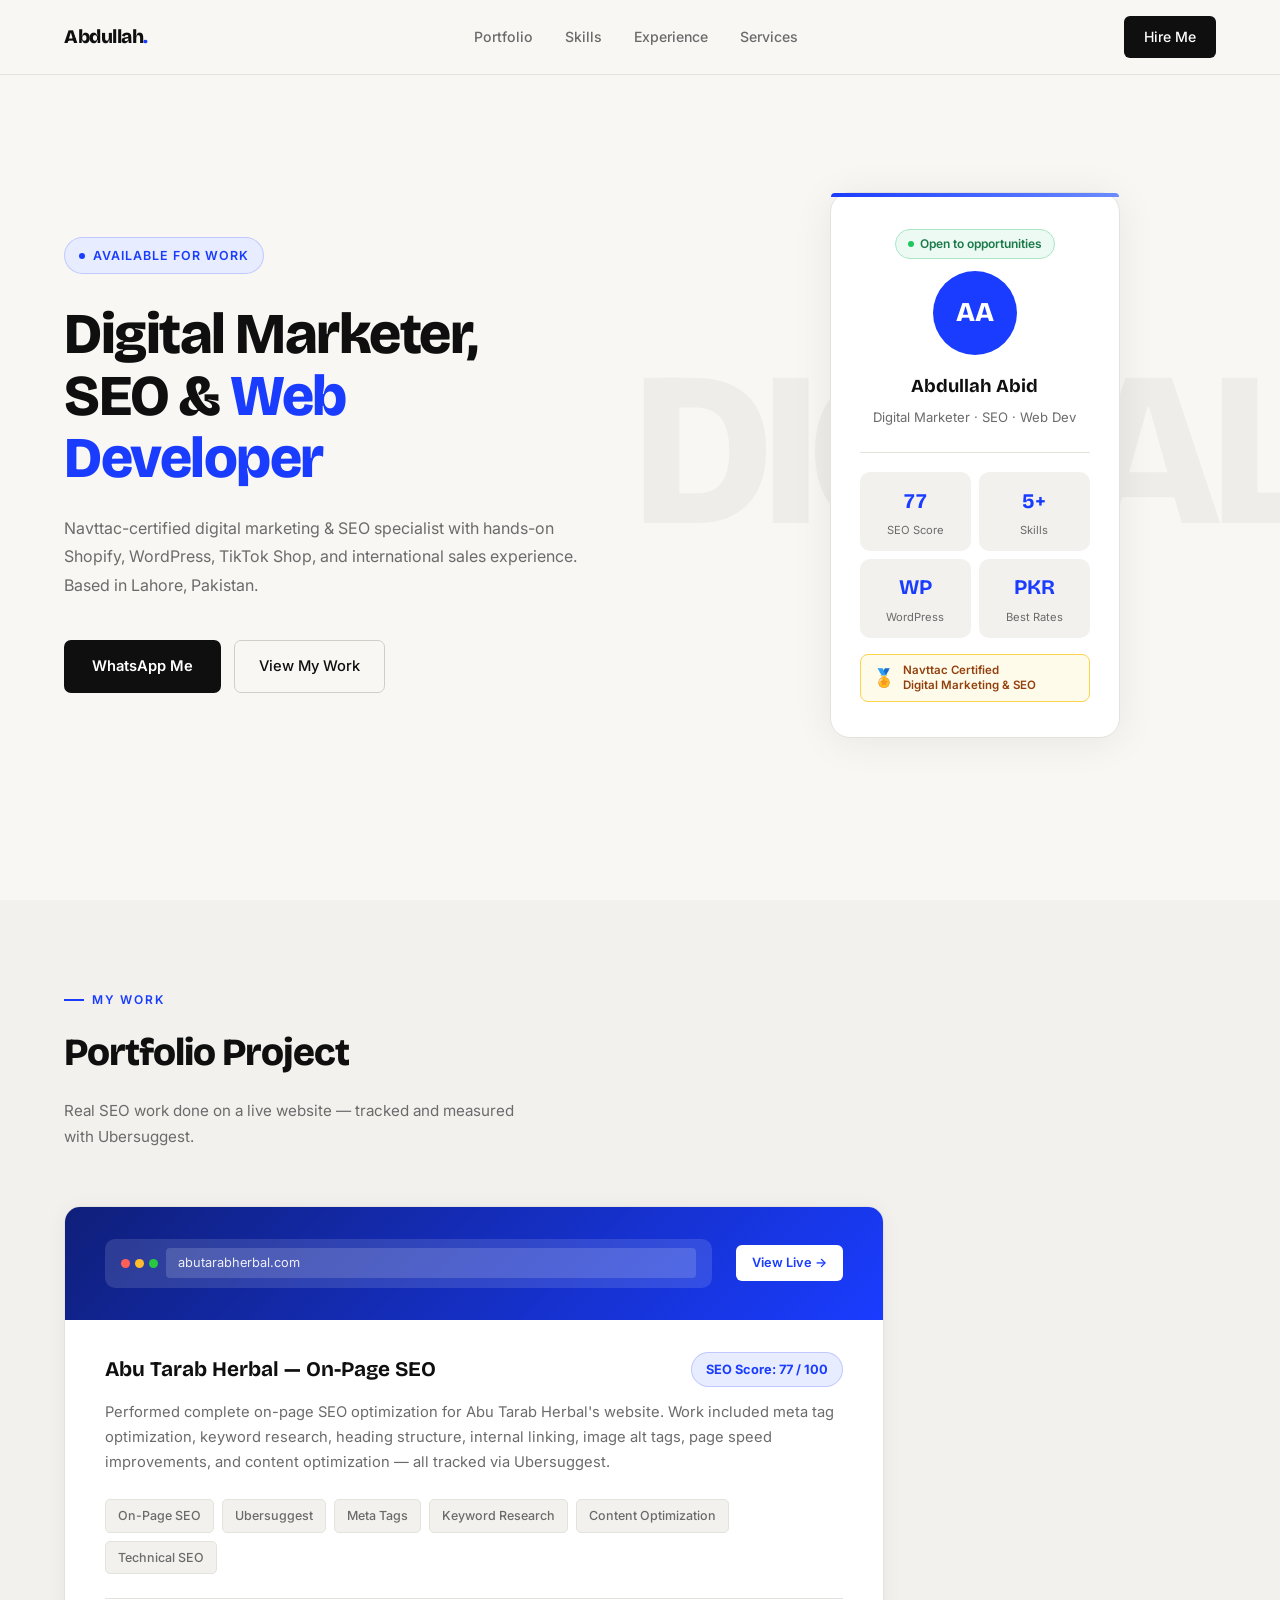
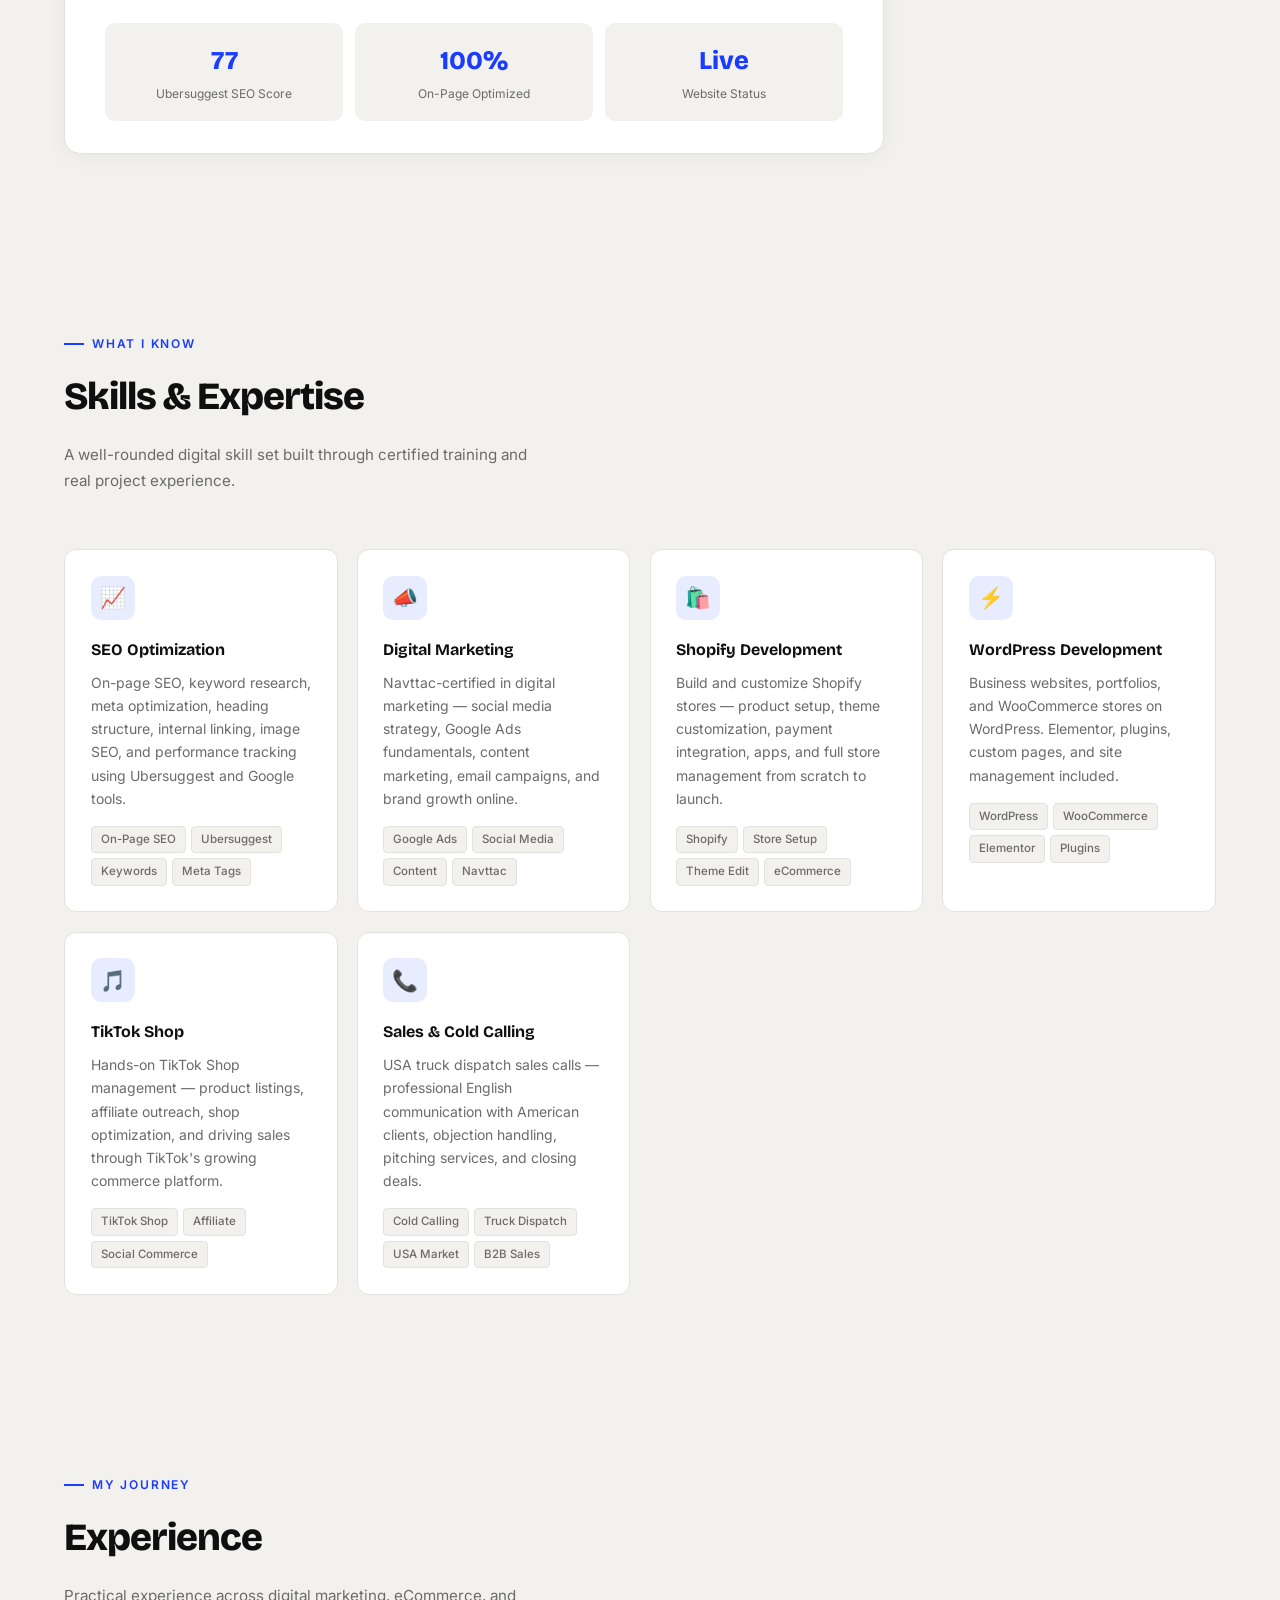
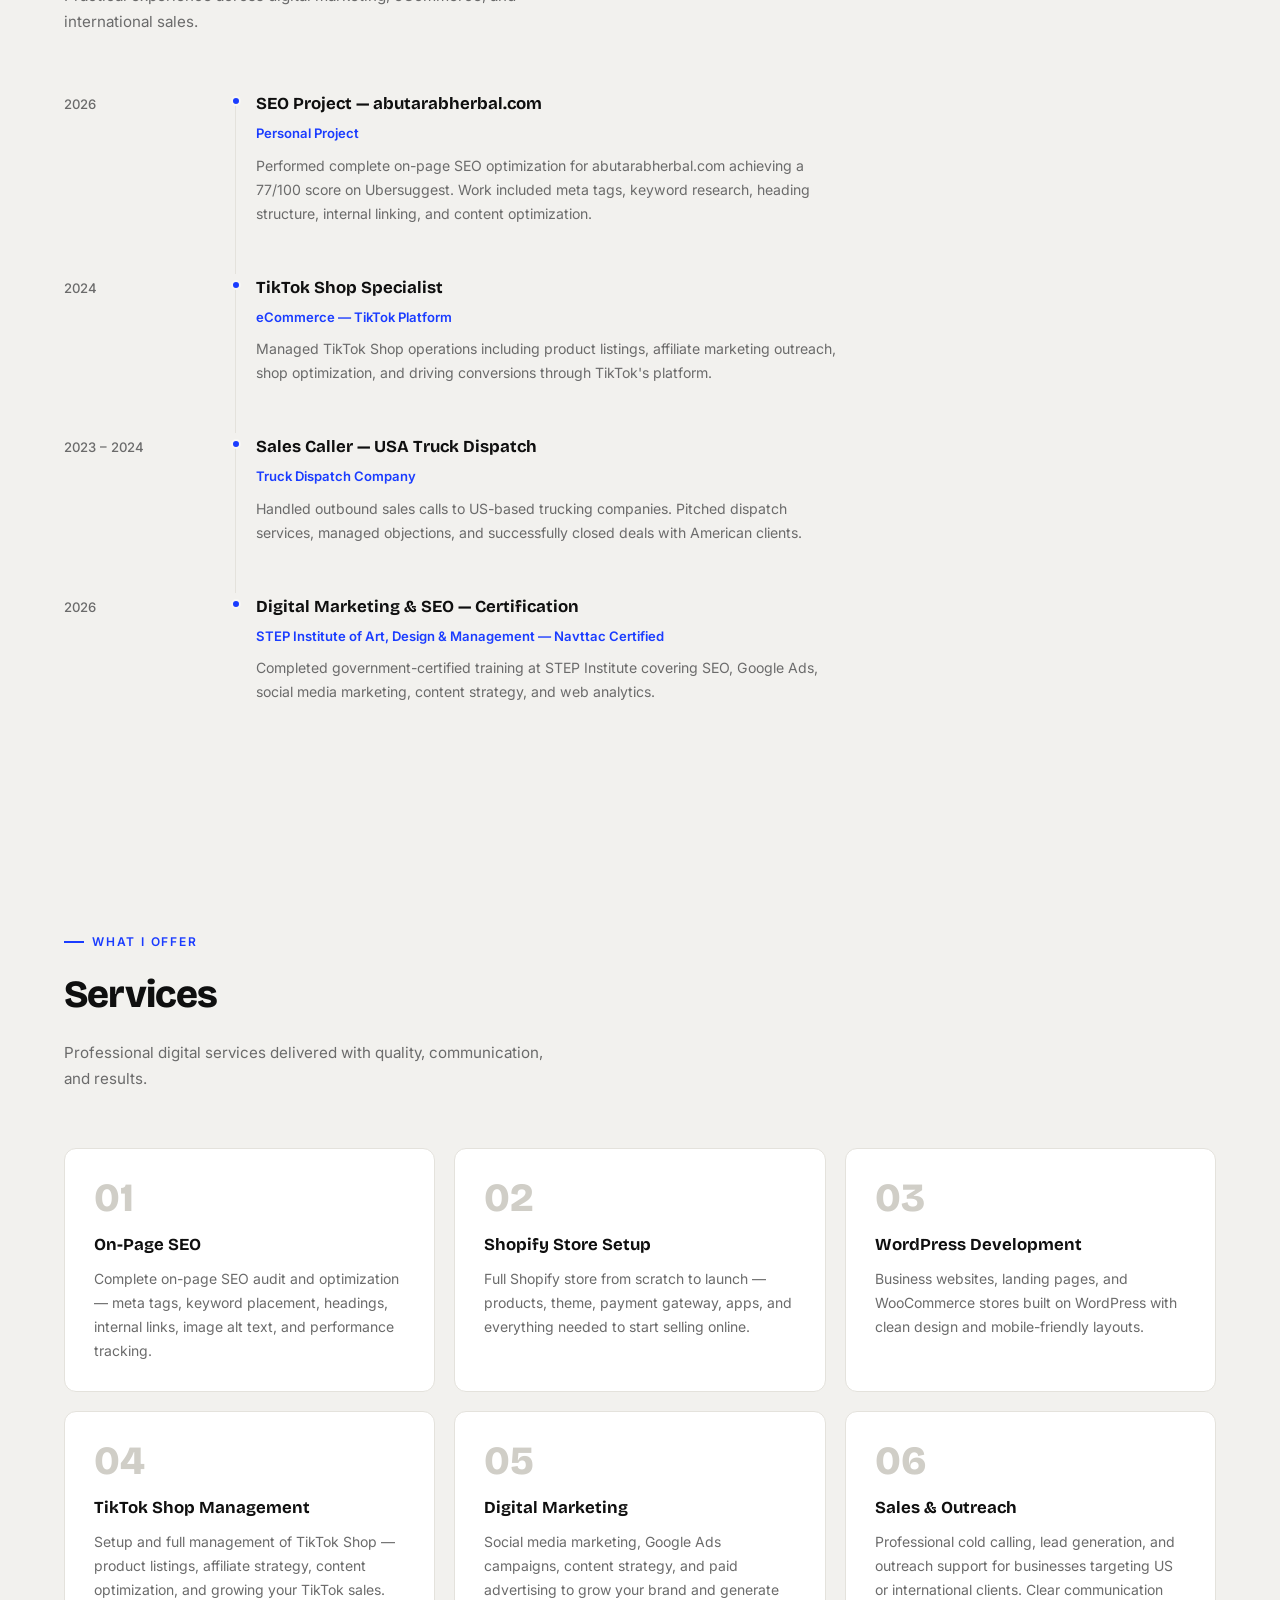
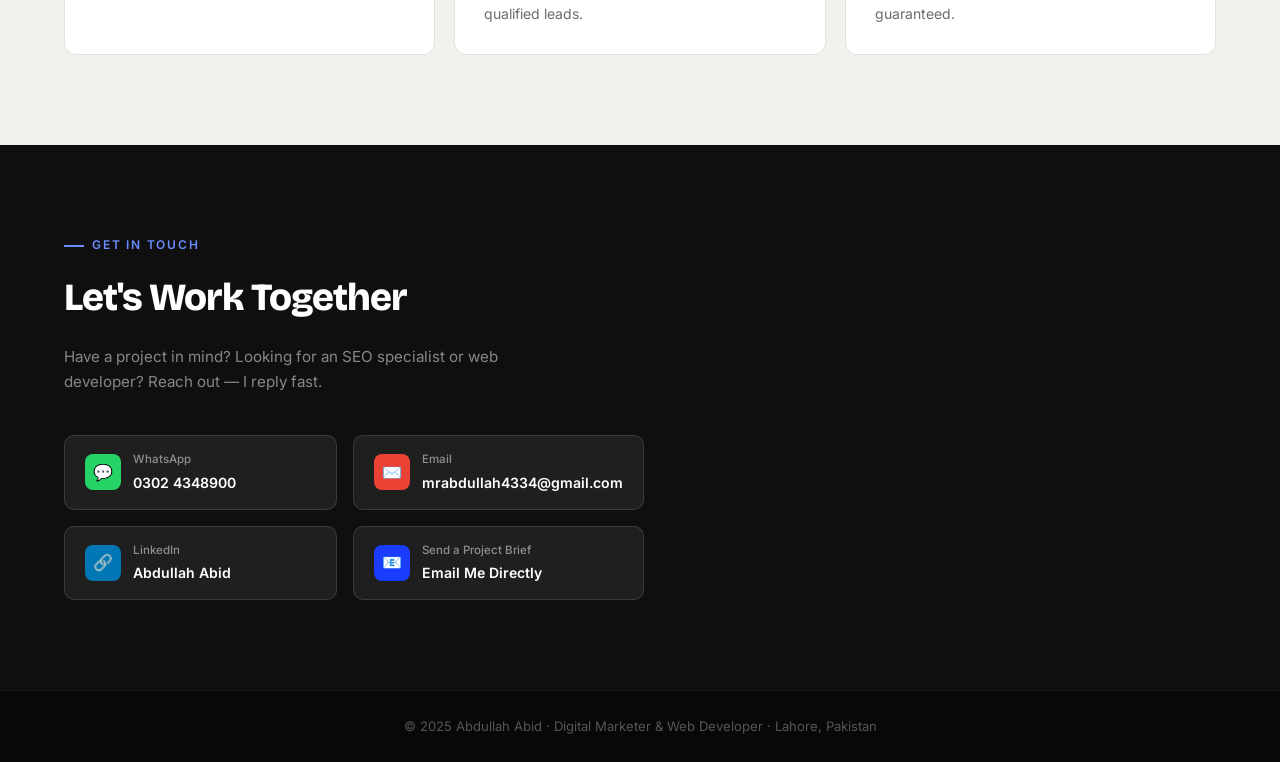
<file: portfolio (2).html>
<!DOCTYPE html>
<html lang="en">
<head>
<meta charset="UTF-8">
<meta name="viewport" content="width=device-width, initial-scale=1.0">
<title>Abdullah Abid | Digital Marketing & Web Development</title>
<link href="https://fonts.googleapis.com/css2?family=Bricolage+Grotesque:wght@400;500;600;700;800&family=Inter:wght@300;400;500&display=swap" rel="stylesheet">
<style>
  *, *::before, *::after { box-sizing: border-box; margin: 0; padding: 0; }

  :root {
    --bg: #f8f7f4;
    --surface: #ffffff;
    --surface2: #f2f1ee;
    --accent: #1a3cff;
    --accent-light: #e8ecff;
    --accent2: #ff4500;
    --text: #0f0f0f;
    --muted: #6b6b6b;
    --border: #e4e2dc;
    --border2: #d0cec7;
  }

  html { scroll-behavior: smooth; }

  body {
    background: var(--bg);
    color: var(--text);
    font-family: 'Inter', sans-serif;
    font-size: 16px;
    line-height: 1.7;
    overflow-x: hidden;
  }

  /* NAV */
  nav {
    position: fixed; top: 0; width: 100%; z-index: 100;
    display: flex; align-items: center; justify-content: space-between;
    padding: 1rem 5%;
    background: rgba(248,247,244,0.92);
    backdrop-filter: blur(16px);
    border-bottom: 1px solid var(--border);
  }
  .logo {
    font-family: 'Bricolage Grotesque', sans-serif;
    font-weight: 800;
    font-size: 1.2rem;
    color: var(--text);
    letter-spacing: -0.5px;
  }
  .logo span { color: var(--accent); }
  .nav-links { display: flex; gap: 2rem; list-style: none; }
  .nav-links a {
    color: var(--muted);
    text-decoration: none;
    font-size: 0.88rem;
    font-weight: 500;
    transition: color 0.2s;
  }
  .nav-links a:hover { color: var(--text); }
  .nav-cta {
    background: var(--text);
    color: #fff;
    font-weight: 500;
    padding: 9px 20px;
    border-radius: 6px;
    text-decoration: none;
    font-size: 0.88rem;
    transition: background 0.2s;
  }
  .nav-cta:hover { background: var(--accent); }

  /* HERO */
  .hero {
    min-height: 100vh;
    display: flex; align-items: center;
    padding: 110px 5% 80px;
    position: relative;
    overflow: hidden;
  }
  .hero-bg-text {
    position: absolute;
    right: -2%;
    top: 50%;
    transform: translateY(-50%);
    font-family: 'Bricolage Grotesque', sans-serif;
    font-size: clamp(120px, 18vw, 220px);
    font-weight: 800;
    color: rgba(0,0,0,0.04);
    letter-spacing: -8px;
    pointer-events: none;
    user-select: none;
    white-space: nowrap;
  }
  .hero-grid {
    display: grid;
    grid-template-columns: 1.1fr 0.9fr;
    align-items: center;
    gap: 5rem;
    width: 100%;
    max-width: 1200px;
    margin: auto;
    position: relative;
  }
  .hero-tag {
    display: inline-flex; align-items: center; gap: 8px;
    background: var(--accent-light);
    color: var(--accent);
    font-size: 0.78rem;
    font-weight: 600;
    letter-spacing: 0.08em;
    text-transform: uppercase;
    padding: 7px 14px;
    border-radius: 100px;
    margin-bottom: 1.8rem;
    border: 1px solid rgba(26,60,255,0.2);
  }
  .tag-dot { width: 6px; height: 6px; background: var(--accent); border-radius: 50%; animation: blink 2s infinite; }
  @keyframes blink { 0%,100%{opacity:1} 50%{opacity:0.3} }

  h1 {
    font-family: 'Bricolage Grotesque', sans-serif;
    font-size: clamp(2.6rem, 4.5vw, 4rem);
    font-weight: 800;
    line-height: 1.08;
    letter-spacing: -1.5px;
    margin-bottom: 1.5rem;
    color: var(--text);
  }
  h1 em { color: var(--accent); font-style: normal; }
  .hero-desc {
    color: var(--muted);
    font-size: 1rem;
    max-width: 520px;
    margin-bottom: 2.5rem;
    line-height: 1.8;
  }
  .cta-row { display: flex; gap: 0.8rem; flex-wrap: wrap; align-items: center; }
  .btn-primary {
    background: var(--text);
    color: #fff;
    font-weight: 600;
    padding: 14px 28px;
    border-radius: 7px;
    text-decoration: none;
    font-size: 0.92rem;
    transition: background 0.2s, transform 0.15s;
    display: inline-block;
  }
  .btn-primary:hover { background: var(--accent); transform: translateY(-1px); }
  .btn-outline {
    border: 1.5px solid var(--border2);
    color: var(--text);
    padding: 13px 24px;
    border-radius: 7px;
    text-decoration: none;
    font-size: 0.92rem;
    transition: border-color 0.2s, background 0.2s;
    display: inline-block;
    font-weight: 500;
  }
  .btn-outline:hover { border-color: var(--text); background: var(--surface2); }

  /* PROFILE CARD */
  .hero-visual { display: flex; justify-content: center; }
  .profile-card {
    background: var(--surface);
    border: 1px solid var(--border);
    border-radius: 20px;
    padding: 2.2rem 1.8rem;
    text-align: center;
    width: 290px;
    box-shadow: 0 4px 40px rgba(0,0,0,0.07);
    position: relative;
  }
  .profile-top-bar {
    position: absolute; top: 0; left: 0; right: 0; height: 4px;
    background: linear-gradient(90deg, var(--accent), #6b8cff);
    border-radius: 20px 20px 0 0;
  }
  .avatar {
    width: 84px; height: 84px;
    border-radius: 50%;
    background: var(--accent);
    display: flex; align-items: center; justify-content: center;
    font-family: 'Bricolage Grotesque', sans-serif;
    font-size: 1.7rem;
    font-weight: 800;
    color: #fff;
    margin: 0 auto 1rem;
  }
  .avail-pill {
    display: inline-flex; align-items: center; gap: 6px;
    background: #edfaf3;
    border: 1px solid #a8e6c6;
    color: #1a7a4a;
    font-size: 0.75rem;
    font-weight: 600;
    padding: 4px 12px;
    border-radius: 100px;
    margin-bottom: 0.7rem;
  }
  .avail-dot { width: 6px; height: 6px; background: #22c55e; border-radius: 50%; animation: blink 2s infinite; }
  .card-name {
    font-family: 'Bricolage Grotesque', sans-serif;
    font-size: 1.15rem;
    font-weight: 700;
    margin-bottom: 0.25rem;
    color: var(--text);
  }
  .card-role { color: var(--muted); font-size: 0.82rem; margin-bottom: 1.5rem; }
  .card-divider { border: none; border-top: 1px solid var(--border); margin: 0 0 1.2rem; }
  .card-stats { display: grid; grid-template-columns: 1fr 1fr; gap: 8px; }
  .stat-box {
    background: var(--surface2);
    border-radius: 10px;
    padding: 0.7rem 0.5rem;
  }
  .stat-num {
    font-family: 'Bricolage Grotesque', sans-serif;
    font-size: 1.3rem;
    font-weight: 700;
    color: var(--accent);
  }
  .stat-lbl { font-size: 0.7rem; color: var(--muted); margin-top: 2px; }
  .cert-badge {
    display: flex; align-items: center; gap: 8px;
    background: #fffbeb;
    border: 1px solid #fcd34d;
    border-radius: 8px;
    padding: 8px 12px;
    margin-top: 1rem;
    text-align: left;
  }
  .cert-badge .badge-icon { font-size: 1.1rem; }
  .cert-badge .badge-text { font-size: 0.72rem; color: #92400e; font-weight: 600; line-height: 1.3; }

  /* SECTIONS */
  section { padding: 90px 5%; }
  .section-inner { max-width: 1200px; margin: auto; }
  .section-label {
    font-size: 0.75rem;
    font-weight: 600;
    letter-spacing: 0.15em;
    text-transform: uppercase;
    color: var(--accent);
    margin-bottom: 0.6rem;
    display: flex; align-items: center; gap: 8px;
  }
  .section-label::before {
    content: '';
    width: 20px; height: 2px;
    background: var(--accent);
    display: inline-block;
  }
  h2 {
    font-family: 'Bricolage Grotesque', sans-serif;
    font-size: clamp(1.8rem, 3vw, 2.6rem);
    font-weight: 800;
    letter-spacing: -1px;
    margin-bottom: 0.8rem;
    color: var(--text);
  }
  .section-sub { color: var(--muted); max-width: 480px; margin-bottom: 3.5rem; font-size: 0.95rem; }

  /* PORTFOLIO PROJECT */
  #portfolio { background: var(--surface2); }
  .project-card {
    background: var(--surface);
    border: 1px solid var(--border);
    border-radius: 16px;
    overflow: hidden;
    max-width: 820px;
    box-shadow: 0 2px 20px rgba(0,0,0,0.05);
  }
  .project-header {
    background: linear-gradient(135deg, #0f1f7a 0%, #1a3cff 100%);
    padding: 2rem 2.5rem;
    display: flex; align-items: center; gap: 1.5rem;
  }
  .project-browser {
    background: rgba(255,255,255,0.12);
    border-radius: 10px;
    padding: 0.6rem 1rem;
    display: flex; align-items: center; gap: 8px;
    flex: 1;
  }
  .browser-dots { display: flex; gap: 5px; }
  .bd { width: 9px; height: 9px; border-radius: 50%; }
  .bd1 { background: #ff5f57; }
  .bd2 { background: #febc2e; }
  .bd3 { background: #28c840; }
  .browser-url {
    background: rgba(255,255,255,0.15);
    color: rgba(255,255,255,0.9);
    font-size: 0.8rem;
    padding: 4px 12px;
    border-radius: 4px;
    font-family: 'Inter', monospace;
    flex: 1;
  }
  .project-live-btn {
    background: #fff;
    color: var(--accent);
    font-size: 0.8rem;
    font-weight: 600;
    padding: 7px 16px;
    border-radius: 6px;
    text-decoration: none;
    transition: background 0.2s;
    white-space: nowrap;
  }
  .project-live-btn:hover { background: var(--accent-light); }
  .project-body { padding: 2rem 2.5rem; }
  .project-title-row {
    display: flex; align-items: flex-start;
    justify-content: space-between; gap: 1rem;
    margin-bottom: 0.8rem;
    flex-wrap: wrap;
  }
  .project-title {
    font-family: 'Bricolage Grotesque', sans-serif;
    font-size: 1.3rem;
    font-weight: 700;
    color: var(--text);
  }
  .seo-score {
    background: var(--accent-light);
    border: 1px solid rgba(26,60,255,0.2);
    color: var(--accent);
    font-size: 0.8rem;
    font-weight: 700;
    padding: 6px 14px;
    border-radius: 100px;
    white-space: nowrap;
  }
  .project-desc { color: var(--muted); font-size: 0.92rem; margin-bottom: 1.5rem; }
  .project-tags { display: flex; flex-wrap: wrap; gap: 8px; margin-bottom: 1.5rem; }
  .ptag {
    background: var(--surface2);
    border: 1px solid var(--border);
    color: var(--muted);
    font-size: 0.78rem;
    font-weight: 500;
    padding: 5px 12px;
    border-radius: 5px;
  }
  .project-metrics {
    display: grid; grid-template-columns: repeat(3, 1fr);
    gap: 12px;
    border-top: 1px solid var(--border);
    padding-top: 1.5rem;
  }
  .metric {
    text-align: center;
    padding: 1rem;
    background: var(--surface2);
    border-radius: 10px;
  }
  .metric-val {
    font-family: 'Bricolage Grotesque', sans-serif;
    font-size: 1.6rem;
    font-weight: 800;
    color: var(--accent);
  }
  .metric-lbl { font-size: 0.75rem; color: var(--muted); margin-top: 2px; }

  /* SKILLS */
  .skills-grid {
    display: grid;
    grid-template-columns: repeat(auto-fit, minmax(250px, 1fr));
    gap: 1.2rem;
  }
  .skill-card {
    background: var(--surface);
    border: 1px solid var(--border);
    border-radius: 12px;
    padding: 1.6rem;
    transition: border-color 0.2s, box-shadow 0.2s, transform 0.2s;
  }
  .skill-card:hover {
    border-color: var(--accent);
    box-shadow: 0 4px 20px rgba(26,60,255,0.08);
    transform: translateY(-3px);
  }
  .skill-icon-box {
    width: 44px; height: 44px;
    background: var(--accent-light);
    border-radius: 10px;
    display: flex; align-items: center; justify-content: center;
    font-size: 1.3rem;
    margin-bottom: 1rem;
  }
  .skill-card h3 {
    font-family: 'Bricolage Grotesque', sans-serif;
    font-size: 1rem;
    font-weight: 700;
    margin-bottom: 0.5rem;
    color: var(--text);
  }
  .skill-card p { color: var(--muted); font-size: 0.875rem; line-height: 1.65; }
  .skill-tags { display: flex; flex-wrap: wrap; gap: 5px; margin-top: 1rem; }
  .tag {
    background: var(--surface2);
    border: 1px solid var(--border);
    color: var(--muted);
    font-size: 0.72rem;
    font-weight: 500;
    padding: 3px 9px;
    border-radius: 4px;
  }

  /* EXPERIENCE */
  #experience { background: var(--surface2); }
  .timeline { max-width: 780px; }
  .tl-item {
    display: grid;
    grid-template-columns: 160px 1fr;
    gap: 2rem;
    padding-bottom: 3rem;
    position: relative;
  }
  .tl-item::after {
    content: '';
    position: absolute;
    left: 171px; top: 10px; bottom: 0;
    width: 1px; background: var(--border);
  }
  .tl-item:last-child::after { display: none; }
  .tl-time { color: var(--muted); font-size: 0.82rem; font-weight: 500; padding-top: 3px; }
  .tl-dot {
    position: absolute; left: 167px; top: 6px;
    width: 10px; height: 10px;
    background: var(--accent); border-radius: 50%;
    border: 2px solid var(--bg);
    z-index: 1;
  }
  .tl-body h3 {
    font-family: 'Bricolage Grotesque', sans-serif;
    font-size: 1.05rem;
    font-weight: 700;
    margin-bottom: 0.2rem;
    color: var(--text);
  }
  .tl-co { color: var(--accent); font-size: 0.82rem; font-weight: 600; margin-bottom: 0.6rem; }
  .tl-body p { color: var(--muted); font-size: 0.88rem; }

  /* SERVICES */
  .services-grid {
    display: grid;
    grid-template-columns: repeat(auto-fit, minmax(280px, 1fr));
    gap: 1.2rem;
  }
  .svc-card {
    background: var(--surface);
    border: 1px solid var(--border);
    border-radius: 12px;
    padding: 1.8rem;
    transition: border-color 0.2s, transform 0.2s;
  }
  .svc-card:hover { border-color: var(--accent); transform: translateY(-3px); }
  .svc-num {
    font-family: 'Bricolage Grotesque', sans-serif;
    font-size: 2.5rem;
    font-weight: 800;
    color: var(--border2);
    line-height: 1;
    margin-bottom: 0.8rem;
  }
  .svc-card h3 {
    font-family: 'Bricolage Grotesque', sans-serif;
    font-size: 1.05rem;
    font-weight: 700;
    margin-bottom: 0.5rem;
    color: var(--text);
  }
  .svc-card p { color: var(--muted); font-size: 0.875rem; }

  /* CONTACT */
  #contact { background: var(--text); }
  #contact .section-label { color: #6b8cff; }
  #contact .section-label::before { background: #6b8cff; }
  #contact h2 { color: #fff; }
  .contact-sub { color: rgba(255,255,255,0.5); max-width: 480px; margin-bottom: 2.5rem; font-size: 0.95rem; }
  .contact-grid {
    display: grid; grid-template-columns: 1fr 1fr;
    gap: 1rem; max-width: 580px;
  }
  .contact-btn {
    display: flex; align-items: center; gap: 12px;
    background: rgba(255,255,255,0.07);
    border: 1px solid rgba(255,255,255,0.12);
    color: #fff;
    padding: 14px 20px;
    border-radius: 10px;
    text-decoration: none;
    font-size: 0.9rem;
    font-weight: 500;
    transition: background 0.2s, border-color 0.2s;
  }
  .contact-btn:hover { background: rgba(255,255,255,0.12); border-color: rgba(255,255,255,0.25); }
  .cbtn-icon {
    width: 36px; height: 36px;
    border-radius: 8px;
    display: flex; align-items: center; justify-content: center;
    font-size: 1rem;
    flex-shrink: 0;
  }
  .cbtn-label { font-size: 0.72rem; color: rgba(255,255,255,0.5); margin-bottom: 1px; }
  .cbtn-val { font-size: 0.88rem; font-weight: 600; }

  /* FOOTER */
  footer {
    background: #080808;
    padding: 1.5rem 5%;
    text-align: center;
    color: #555;
    font-size: 0.82rem;
    border-top: 1px solid #1a1a1a;
  }

  @media (max-width: 768px) {
    .hero-grid, .contact-grid { grid-template-columns: 1fr; }
    .hero-visual { display: none; }
    .tl-item { grid-template-columns: 1fr; }
    .tl-item::after, .tl-dot { display: none; }
    nav .nav-links { display: none; }
    .project-header { flex-direction: column; align-items: flex-start; }
    .project-metrics { grid-template-columns: 1fr 1fr; }
  }

  @keyframes fadeUp { from { opacity: 0; transform: translateY(24px); } to { opacity: 1; transform: translateY(0); } }
  .hero-content > * { animation: fadeUp 0.65s cubic-bezier(.22,1,.36,1) both; }
  .hero-content > *:nth-child(1) { animation-delay: 0.05s; }
  .hero-content > *:nth-child(2) { animation-delay: 0.15s; }
  .hero-content > *:nth-child(3) { animation-delay: 0.25s; }
  .hero-content > *:nth-child(4) { animation-delay: 0.35s; }
</style>
</head>
<body>

<nav>
  <div class="logo">Abdullah<span>.</span></div>
  <ul class="nav-links">
    <li><a href="#portfolio">Portfolio</a></li>
    <li><a href="#skills">Skills</a></li>
    <li><a href="#experience">Experience</a></li>
    <li><a href="#services">Services</a></li>
  </ul>
  <a href="https://wa.me/923024348900" target="_blank" class="nav-cta">Hire Me</a>
</nav>

<!-- HERO -->
<section class="hero">
  <div class="hero-bg-text">DIGITAL</div>
  <div class="hero-grid">
    <div class="hero-content">
      <div class="hero-tag"><span class="tag-dot"></span> Available for Work</div>
      <h1>Digital Marketer,<br>SEO & <em>Web</em><br><em>Developer</em></h1>
      <p class="hero-desc">Navttac-certified digital marketing & SEO specialist with hands-on Shopify, WordPress, TikTok Shop, and international sales experience. Based in Lahore, Pakistan.</p>
      <div class="cta-row">
        <a href="https://wa.me/923024348900" target="_blank" class="btn-primary">WhatsApp Me</a>
        <a href="#portfolio" class="btn-outline">View My Work</a>
      </div>
    </div>
    <div class="hero-visual">
      <div class="profile-card">
        <div class="profile-top-bar"></div>
        <div class="avail-pill"><span class="avail-dot"></span> Open to opportunities</div>
        <div class="avatar">AA</div>
        <div class="card-name">Abdullah Abid</div>
        <div class="card-role">Digital Marketer · SEO · Web Dev</div>
        <hr class="card-divider">
        <div class="card-stats">
          <div class="stat-box">
            <div class="stat-num">77</div>
            <div class="stat-lbl">SEO Score</div>
          </div>
          <div class="stat-box">
            <div class="stat-num">5+</div>
            <div class="stat-lbl">Skills</div>
          </div>
          <div class="stat-box">
            <div class="stat-num">WP</div>
            <div class="stat-lbl">WordPress</div>
          </div>
          <div class="stat-box">
            <div class="stat-num">PKR</div>
            <div class="stat-lbl">Best Rates</div>
          </div>
        </div>
        <div class="cert-badge">
          <span class="badge-icon">🏅</span>
          <div class="badge-text">Navttac Certified<br>Digital Marketing & SEO</div>
        </div>
      </div>
    </div>
  </div>
</section>

<!-- PORTFOLIO -->
<section id="portfolio">
  <div class="section-inner">
    <p class="section-label">My Work</p>
    <h2>Portfolio Project</h2>
    <p class="section-sub">Real SEO work done on a live website — tracked and measured with Ubersuggest.</p>

    <div class="project-card">
      <div class="project-header">
        <div class="project-browser">
          <div class="browser-dots">
            <div class="bd bd1"></div>
            <div class="bd bd2"></div>
            <div class="bd bd3"></div>
          </div>
          <div class="browser-url">abutarabherbal.com</div>
        </div>
        <a href="https://abutarabherbal.com" target="_blank" class="project-live-btn">View Live →</a>
      </div>
      <div class="project-body">
        <div class="project-title-row">
          <div class="project-title">Abu Tarab Herbal — On-Page SEO</div>
          <div class="seo-score">SEO Score: 77 / 100</div>
        </div>
        <p class="project-desc">Performed complete on-page SEO optimization for Abu Tarab Herbal's website. Work included meta tag optimization, keyword research, heading structure, internal linking, image alt tags, page speed improvements, and content optimization — all tracked via Ubersuggest.</p>
        <div class="project-tags">
          <span class="ptag">On-Page SEO</span>
          <span class="ptag">Ubersuggest</span>
          <span class="ptag">Meta Tags</span>
          <span class="ptag">Keyword Research</span>
          <span class="ptag">Content Optimization</span>
          <span class="ptag">Technical SEO</span>
        </div>
        <div class="project-metrics">
          <div class="metric">
            <div class="metric-val">77</div>
            <div class="metric-lbl">Ubersuggest SEO Score</div>
          </div>
          <div class="metric">
            <div class="metric-val">100%</div>
            <div class="metric-lbl">On-Page Optimized</div>
          </div>
          <div class="metric">
            <div class="metric-val">Live</div>
            <div class="metric-lbl">Website Status</div>
          </div>
        </div>
      </div>
    </div>
  </div>
</section>

<!-- SKILLS -->
<section id="skills" style="background: var(--surface2);">
  <div class="section-inner">
    <p class="section-label">What I Know</p>
    <h2>Skills & Expertise</h2>
    <p class="section-sub">A well-rounded digital skill set built through certified training and real project experience.</p>
    <div class="skills-grid">
      <div class="skill-card">
        <div class="skill-icon-box">📈</div>
        <h3>SEO Optimization</h3>
        <p>On-page SEO, keyword research, meta optimization, heading structure, internal linking, image SEO, and performance tracking using Ubersuggest and Google tools.</p>
        <div class="skill-tags">
          <span class="tag">On-Page SEO</span><span class="tag">Ubersuggest</span><span class="tag">Keywords</span><span class="tag">Meta Tags</span>
        </div>
      </div>
      <div class="skill-card">
        <div class="skill-icon-box">📣</div>
        <h3>Digital Marketing</h3>
        <p>Navttac-certified in digital marketing — social media strategy, Google Ads fundamentals, content marketing, email campaigns, and brand growth online.</p>
        <div class="skill-tags">
          <span class="tag">Google Ads</span><span class="tag">Social Media</span><span class="tag">Content</span><span class="tag">Navttac</span>
        </div>
      </div>
      <div class="skill-card">
        <div class="skill-icon-box">🛍️</div>
        <h3>Shopify Development</h3>
        <p>Build and customize Shopify stores — product setup, theme customization, payment integration, apps, and full store management from scratch to launch.</p>
        <div class="skill-tags">
          <span class="tag">Shopify</span><span class="tag">Store Setup</span><span class="tag">Theme Edit</span><span class="tag">eCommerce</span>
        </div>
      </div>
      <div class="skill-card">
        <div class="skill-icon-box">⚡</div>
        <h3>WordPress Development</h3>
        <p>Business websites, portfolios, and WooCommerce stores on WordPress. Elementor, plugins, custom pages, and site management included.</p>
        <div class="skill-tags">
          <span class="tag">WordPress</span><span class="tag">WooCommerce</span><span class="tag">Elementor</span><span class="tag">Plugins</span>
        </div>
      </div>
      <div class="skill-card">
        <div class="skill-icon-box">🎵</div>
        <h3>TikTok Shop</h3>
        <p>Hands-on TikTok Shop management — product listings, affiliate outreach, shop optimization, and driving sales through TikTok's growing commerce platform.</p>
        <div class="skill-tags">
          <span class="tag">TikTok Shop</span><span class="tag">Affiliate</span><span class="tag">Social Commerce</span>
        </div>
      </div>
      <div class="skill-card">
        <div class="skill-icon-box">📞</div>
        <h3>Sales & Cold Calling</h3>
        <p>USA truck dispatch sales calls — professional English communication with American clients, objection handling, pitching services, and closing deals.</p>
        <div class="skill-tags">
          <span class="tag">Cold Calling</span><span class="tag">Truck Dispatch</span><span class="tag">USA Market</span><span class="tag">B2B Sales</span>
        </div>
      </div>
    </div>
  </div>
</section>

<!-- EXPERIENCE -->
<section id="experience">
  <div class="section-inner">
    <p class="section-label">My Journey</p>
    <h2>Experience</h2>
    <p class="section-sub">Practical experience across digital marketing, eCommerce, and international sales.</p>
    <div class="timeline">
      <div class="tl-item">
        <div class="tl-time">2026</div>
        <div class="tl-dot"></div>
        <div class="tl-body">
          <h3>SEO Project — abutarabherbal.com</h3>
          <div class="tl-co">Personal Project</div>
          <p>Performed complete on-page SEO optimization for abutarabherbal.com achieving a 77/100 score on Ubersuggest. Work included meta tags, keyword research, heading structure, internal linking, and content optimization.</p>
        </div>
      </div>
      <div class="tl-item">
        <div class="tl-time">2024</div>
        <div class="tl-dot"></div>
        <div class="tl-body">
          <h3>TikTok Shop Specialist</h3>
          <div class="tl-co">eCommerce — TikTok Platform</div>
          <p>Managed TikTok Shop operations including product listings, affiliate marketing outreach, shop optimization, and driving conversions through TikTok's platform.</p>
        </div>
      </div>
      <div class="tl-item">
        <div class="tl-time">2023 – 2024</div>
        <div class="tl-dot"></div>
        <div class="tl-body">
          <h3>Sales Caller — USA Truck Dispatch</h3>
          <div class="tl-co">Truck Dispatch Company</div>
          <p>Handled outbound sales calls to US-based trucking companies. Pitched dispatch services, managed objections, and successfully closed deals with American clients.</p>
        </div>
      </div>
      <div class="tl-item">
        <div class="tl-time">2026</div>
        <div class="tl-dot"></div>
        <div class="tl-body">
          <h3>Digital Marketing & SEO — Certification</h3>
          <div class="tl-co">STEP Institute of Art, Design & Management — Navttac Certified</div>
          <p>Completed government-certified training at STEP Institute covering SEO, Google Ads, social media marketing, content strategy, and web analytics.</p>
        </div>
      </div>
    </div>
  </div>
</section>

<!-- SERVICES -->
<section id="services" style="background: var(--surface2);">
  <div class="section-inner">
    <p class="section-label">What I Offer</p>
    <h2>Services</h2>
    <p class="section-sub">Professional digital services delivered with quality, communication, and results.</p>
    <div class="services-grid">
      <div class="svc-card">
        <div class="svc-num">01</div>
        <h3>On-Page SEO</h3>
        <p>Complete on-page SEO audit and optimization — meta tags, keyword placement, headings, internal links, image alt text, and performance tracking.</p>
      </div>
      <div class="svc-card">
        <div class="svc-num">02</div>
        <h3>Shopify Store Setup</h3>
        <p>Full Shopify store from scratch to launch — products, theme, payment gateway, apps, and everything needed to start selling online.</p>
      </div>
      <div class="svc-card">
        <div class="svc-num">03</div>
        <h3>WordPress Development</h3>
        <p>Business websites, landing pages, and WooCommerce stores built on WordPress with clean design and mobile-friendly layouts.</p>
      </div>
      <div class="svc-card">
        <div class="svc-num">04</div>
        <h3>TikTok Shop Management</h3>
        <p>Setup and full management of TikTok Shop — product listings, affiliate strategy, content optimization, and growing your TikTok sales.</p>
      </div>
      <div class="svc-card">
        <div class="svc-num">05</div>
        <h3>Digital Marketing</h3>
        <p>Social media marketing, Google Ads campaigns, content strategy, and paid advertising to grow your brand and generate qualified leads.</p>
      </div>
      <div class="svc-card">
        <div class="svc-num">06</div>
        <h3>Sales & Outreach</h3>
        <p>Professional cold calling, lead generation, and outreach support for businesses targeting US or international clients. Clear communication guaranteed.</p>
      </div>
    </div>
  </div>
</section>

<!-- CONTACT -->
<section id="contact">
  <div class="section-inner">
    <p class="section-label">Get In Touch</p>
    <h2 style="color:#fff;">Let's Work Together</h2>
    <p class="contact-sub">Have a project in mind? Looking for an SEO specialist or web developer? Reach out — I reply fast.</p>
    <div class="contact-grid">
      <a href="https://wa.me/923024348900" target="_blank" class="contact-btn">
        <div class="cbtn-icon" style="background:#25d366;">💬</div>
        <div>
          <div class="cbtn-label">WhatsApp</div>
          <div class="cbtn-val">0302 4348900</div>
        </div>
      </a>
      <a href="mailto:mrabdullah4334@gmail.com" class="contact-btn">
        <div class="cbtn-icon" style="background:#ea4335;">✉️</div>
        <div>
          <div class="cbtn-label">Email</div>
          <div class="cbtn-val">mrabdullah4334@gmail.com</div>
        </div>
      </a>
      <a href="https://www.linkedin.com/in/abdullah-abid-63303225b" target="_blank" class="contact-btn">
        <div class="cbtn-icon" style="background:#0077b5;">🔗</div>
        <div>
          <div class="cbtn-label">LinkedIn</div>
          <div class="cbtn-val">Abdullah Abid</div>
        </div>
      </a>
      <a href="mailto:mrabdullah4334@gmail.com" class="contact-btn">
        <div class="cbtn-icon" style="background:#1a3cff;">📧</div>
        <div>
          <div class="cbtn-label">Send a Project Brief</div>
          <div class="cbtn-val">Email Me Directly</div>
        </div>
      </a>
    </div>
  </div>
</section>

<footer>
  <p>© 2025 Abdullah Abid · Digital Marketer & Web Developer · Lahore, Pakistan</p>
</footer>

</body>
</html>
</file>
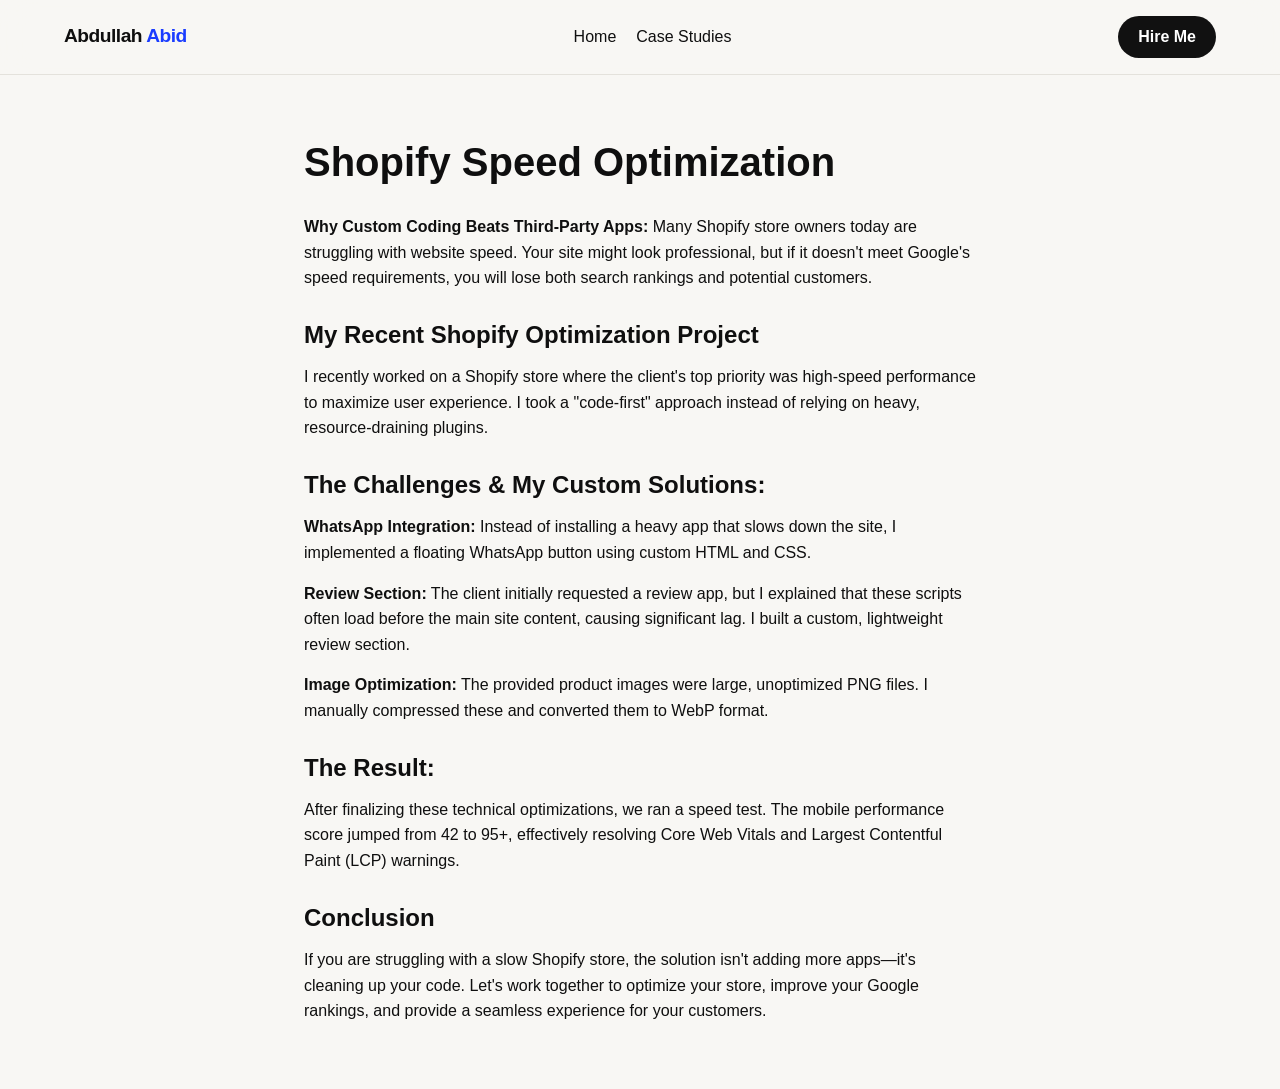
<file: shopify-speed-case-study.html>
<!DOCTYPE html>
<html lang="en">
<head>
    <meta charset="UTF-8">
    <meta name="viewport" content="width=device-width, initial-scale=1.0">
    <title>Shopify Speed Optimization | Case Study</title>
    <link rel="icon" type="image/webp" href="/logo.webp">
    <style>
        *,*::before,*::after{box-sizing:border-box;margin:0;padding:0}body{font-family:'Inter',sans-serif;padding-top:80px;background-color:#f8f7f4;color:#0f0f0f;line-height:1.6}nav{position:fixed;top:0;width:100%;z-index:1000;display:flex;align-items:center;justify-content:space-between;padding:1rem 5%;background:rgba(248,247,244,.92);backdrop-filter:blur(16px);border-bottom:1px solid #e4e2dc}.nav-links{display:flex;justify-content:center;gap:20px;margin:0;list-style:none;flex:1}.nav-links li a{text-decoration:none;color:#0f0f0f;font-weight:500}.nav-links li a:hover{color:#0066cc}.nav-cta{margin-left:auto;background:#111;color:#fff!important;padding:8px 20px;border-radius:50px;text-decoration:none;font-weight:600;transition:background .3s}.nav-cta:hover{background:#0066cc}.logo{font-family:sans-serif;font-weight:800;font-size:1.2rem;color:#0f0f0f;letter-spacing:-.5px}.logo span{color:#1a3cff}.container{max-width:800px;margin:auto;padding:50px 5%}h1{margin-bottom:20px;font-size:2.5rem}h3{margin:25px 0 10px;font-size:1.5rem}p{margin-bottom:15px}
    </style>
</head>
<body>
<nav role="navigation">
    <div class="logo">Abdullah <span>Abid</span></div>
    <ul class="nav-links">
        <li><a href="/">Home</a></li>
        <li><a href="/case-studies">Case Studies</a></li>
    </ul>
    <a href="https://wa.me/923024348900" target="_blank" class="nav-cta">Hire Me</a>
</nav>

<main role="main" class="container">
    <h1>Shopify Speed Optimization</h1>
    <p><strong>Why Custom Coding Beats Third-Party Apps:</strong> Many Shopify store owners today are struggling with website speed. Your site might look professional, but if it doesn't meet Google's speed requirements, you will lose both search rankings and potential customers.</p>

    <h3>My Recent Shopify Optimization Project</h3>
    <p>I recently worked on a Shopify store where the client's top priority was high-speed performance to maximize user experience. I took a "code-first" approach instead of relying on heavy, resource-draining plugins.</p>

    <h3>The Challenges & My Custom Solutions:</h3>
    <p><strong>WhatsApp Integration:</strong> Instead of installing a heavy app that slows down the site, I implemented a floating WhatsApp button using custom HTML and CSS.</p>
    <p><strong>Review Section:</strong> The client initially requested a review app, but I explained that these scripts often load before the main site content, causing significant lag. I built a custom, lightweight review section.</p>
    <p><strong>Image Optimization:</strong> The provided product images were large, unoptimized PNG files. I manually compressed these and converted them to WebP format.</p>

    <h3>The Result:</h3>
    <p>After finalizing these technical optimizations, we ran a speed test. The mobile performance score jumped from 42 to 95+, effectively resolving Core Web Vitals and Largest Contentful Paint (LCP) warnings.</p>

    <h3>Conclusion</h3>
    <p>If you are struggling with a slow Shopify store, the solution isn't adding more apps—it's cleaning up your code. Let's work together to optimize your store, improve your Google rankings, and provide a seamless experience for your customers.</p>
</main>
</body>
</html>
</file>
